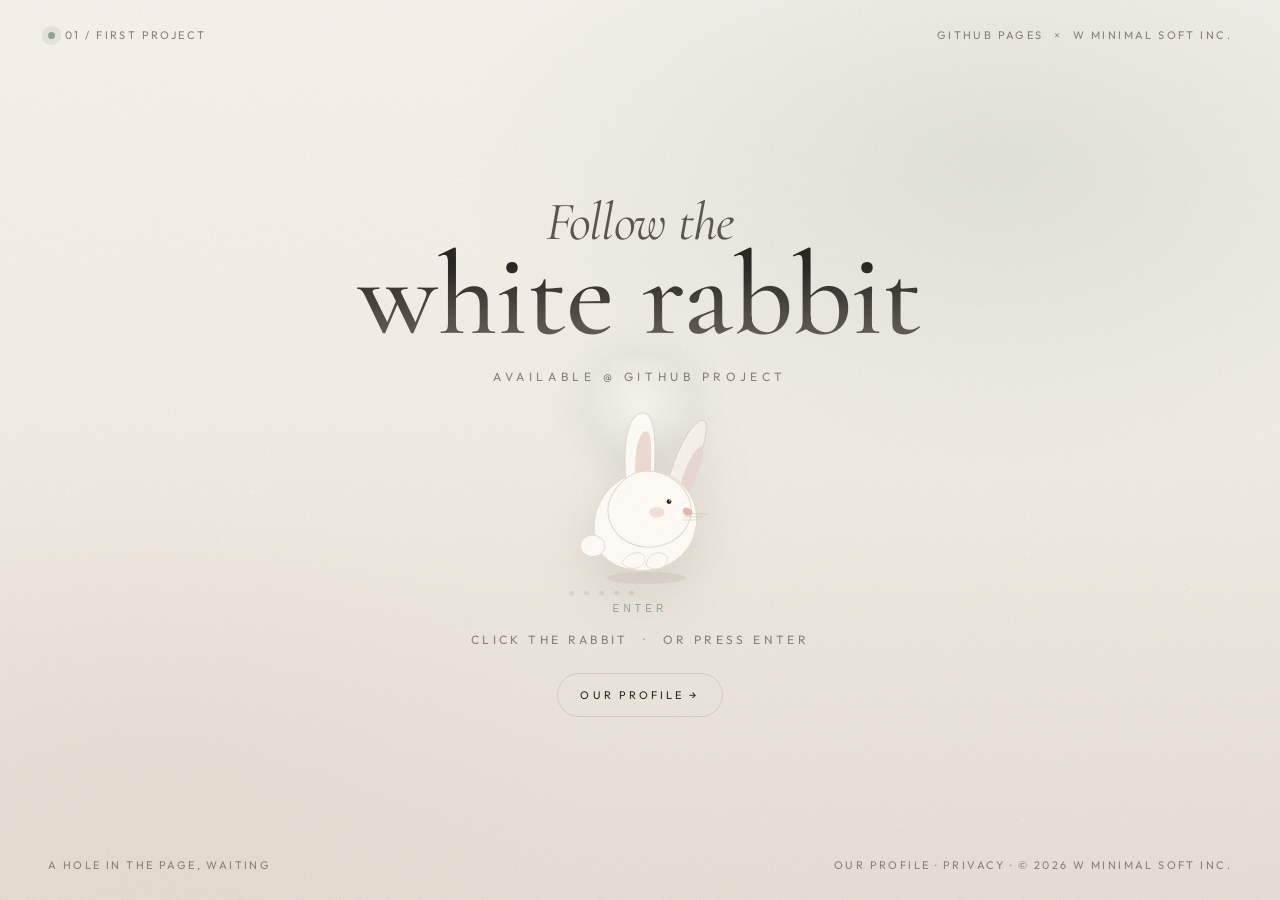
<file: index.html>
<!DOCTYPE html>
<html lang="en">
<head>
  <meta charset="UTF-8" />
  <meta name="viewport" content="width=device-width, initial-scale=1, viewport-fit=cover" />
  <meta name="theme-color" content="#f3efe8" />
  <meta name="description" content="Follow the white rabbit — a first GitHub Pages project by w minimal soft inc." />
  <title>Follow the white rabbit</title>
  <link rel="icon" href="favicon.svg" type="image/svg+xml" />
  <link rel="preconnect" href="https://fonts.googleapis.com" />
  <link rel="preconnect" href="https://fonts.gstatic.com" crossorigin />
  <link href="https://fonts.googleapis.com/css2?family=Cormorant+Garamond:ital,wght@0,400;0,500;0,600;1,400;1,500&family=Outfit:wght@300;400;500&display=swap" rel="stylesheet" />
  <link rel="stylesheet" href="styles.css" />
</head>
<body>
  <div class="grain" aria-hidden="true"></div>
  <div class="wash" aria-hidden="true"></div>
  <canvas id="motes" aria-hidden="true"></canvas>
  <div class="cursor-glow" id="glow" aria-hidden="true"></div>

  <header class="top">
    <p class="mark">
      <span class="dot"></span>
      <span>01 / first project</span>
    </p>
    <p class="credit">GitHub Pages <em>×</em> w minimal soft inc.</p>
  </header>

  <main class="stage" id="stage">
    <section class="surface" id="surface" aria-label="Invitation">
      <h1>
        <span class="line quiet">Follow the</span>
        <span class="line loud">white rabbit</span>
      </h1>
      <p class="kicker">available @ github project</p>

      <button class="rabbit-btn" id="rabbit" type="button" aria-label="Follow the white rabbit">
        <span class="paw-trail" aria-hidden="true">
          <i></i><i></i><i></i><i></i><i></i>
        </span>
        <svg class="rabbit" viewBox="0 0 220 240" fill="none" xmlns="http://www.w3.org/2000/svg" aria-hidden="true">
          <ellipse class="shadow" cx="118" cy="218" rx="52" ry="8" fill="#c9c0b3" opacity="0.35" />
          <path class="ear ear-back" d="M148 86c18-58 38-78 46-74 8 4-2 48-22 86-8 16-22 28-36 24 4-12 8-24 12-36z" fill="#f7f3ec" stroke="#d9d1c4" stroke-width="1.2" />
          <path class="inner inner-back" d="M164 92c10-32 22-48 28-46 3 2-2 28-14 52-4 8-10 12-16 10 1-5 2-10 2-16z" fill="#ead9d2" />
          <path class="body" d="M52 168c-8-36 10-72 48-86 22-8 48-4 66 14 16 16 22 40 16 62-8 32-38 52-74 50-34-2-52-18-56-40z" fill="#fffdf8" stroke="#e4ddd2" stroke-width="1.4" />
          <path class="ear ear-front" d="M92 92c-6-62 6-90 22-90 14 0 18 28 14 86-2 22-8 40-22 48-8-12-12-26-14-44z" fill="#fffdf8" stroke="#e4ddd2" stroke-width="1.4" />
          <path class="inner inner-front" d="M104 88c-2-42 6-62 14-62 6 0 8 18 6 54-1 16-4 28-10 34-4-8-8-16-10-26z" fill="#f0dcd4" />
          <path class="head" d="M118 78c28 0 52 18 58 42 4 18-4 38-24 50-22 12-50 10-68-6-16-14-20-36-12-52 10-20 28-34 46-34z" fill="#fffdf8" stroke="#e4ddd2" stroke-width="1.4" />
          <ellipse class="cheek" cx="132" cy="132" rx="10" ry="7" fill="#f3d8d0" opacity="0.7" />
          <circle class="eye" cx="148" cy="118" r="3.2" fill="#2b2926" />
          <circle cx="149.2" cy="116.8" r="1" fill="#fff" />
          <path class="nose" d="M176 128c4 2 4 6 0 8-6 2-10-2-10-6s4-6 10-2z" fill="#e8b8ae" />
          <path class="whisker" d="M170 134h28M168 138h24M166 142h20" stroke="#cfc6b8" stroke-width="0.8" stroke-linecap="round" />
          <ellipse class="tail" cx="48" cy="176" rx="16" ry="14" fill="#fffdf8" stroke="#e4ddd2" stroke-width="1.2" />
          <path class="paw" d="M86 198c6 8 18 10 26 4 6-4 6-12 0-16-8-4-20 2-26 12z" fill="#fffdf8" stroke="#e4ddd2" stroke-width="1.1" />
          <path class="paw" d="M118 202c8 6 20 6 26-2 4-6 2-12-4-14-10-4-22 4-22 16z" fill="#fffdf8" stroke="#e4ddd2" stroke-width="1.1" />
        </svg>
        <span class="enter">enter</span>
      </button>
      <p class="hint">click the rabbit <span>·</span> or press enter</p>
      <p style="margin-top: 26px;">
        <a class="back" href="profile.html" style="text-decoration: none; display: inline-block; margin-top: 0;">Our Profile &rarr;</a>
      </p>
    </section>

    <section class="hole" id="hole" hidden inert aria-label="Inside the rabbit hole">
      <p class="kicker">curiouser and curiouser</p>
      <h2>You followed.</h2>
      <p class="letter">
        A first page, made quietly.<br />
        Soft paper. One rabbit. A hole that goes somewhere.
      </p>
      <p class="watch" id="watch">it’s later than you think</p>
      <div style="display: flex; gap: 14px; justify-content: center; flex-wrap: wrap; margin-top: 40px;">
        <a class="back" href="profile.html" style="text-decoration: none; margin-top: 0;">Our Profile &rarr;</a>
        <button class="back" id="back" type="button" style="margin-top: 0;">return to the meadow</button>
      </div>
    </section>
  </main>

  <footer class="floor">
    <span class="out">a hole in the page, waiting</span>
    <span class="in">down the hole</span>
    <span><a class="policy-link" href="profile.html">Our Profile</a> · <a class="policy-link" href="privacy.html">privacy</a><span class="copy"> · © 2026 w minimal soft inc.</span></span>
  </footer>

  <div class="iris" id="iris" aria-hidden="true"></div>
  <script src="script.js"></script>
</body>
</html>
</file>
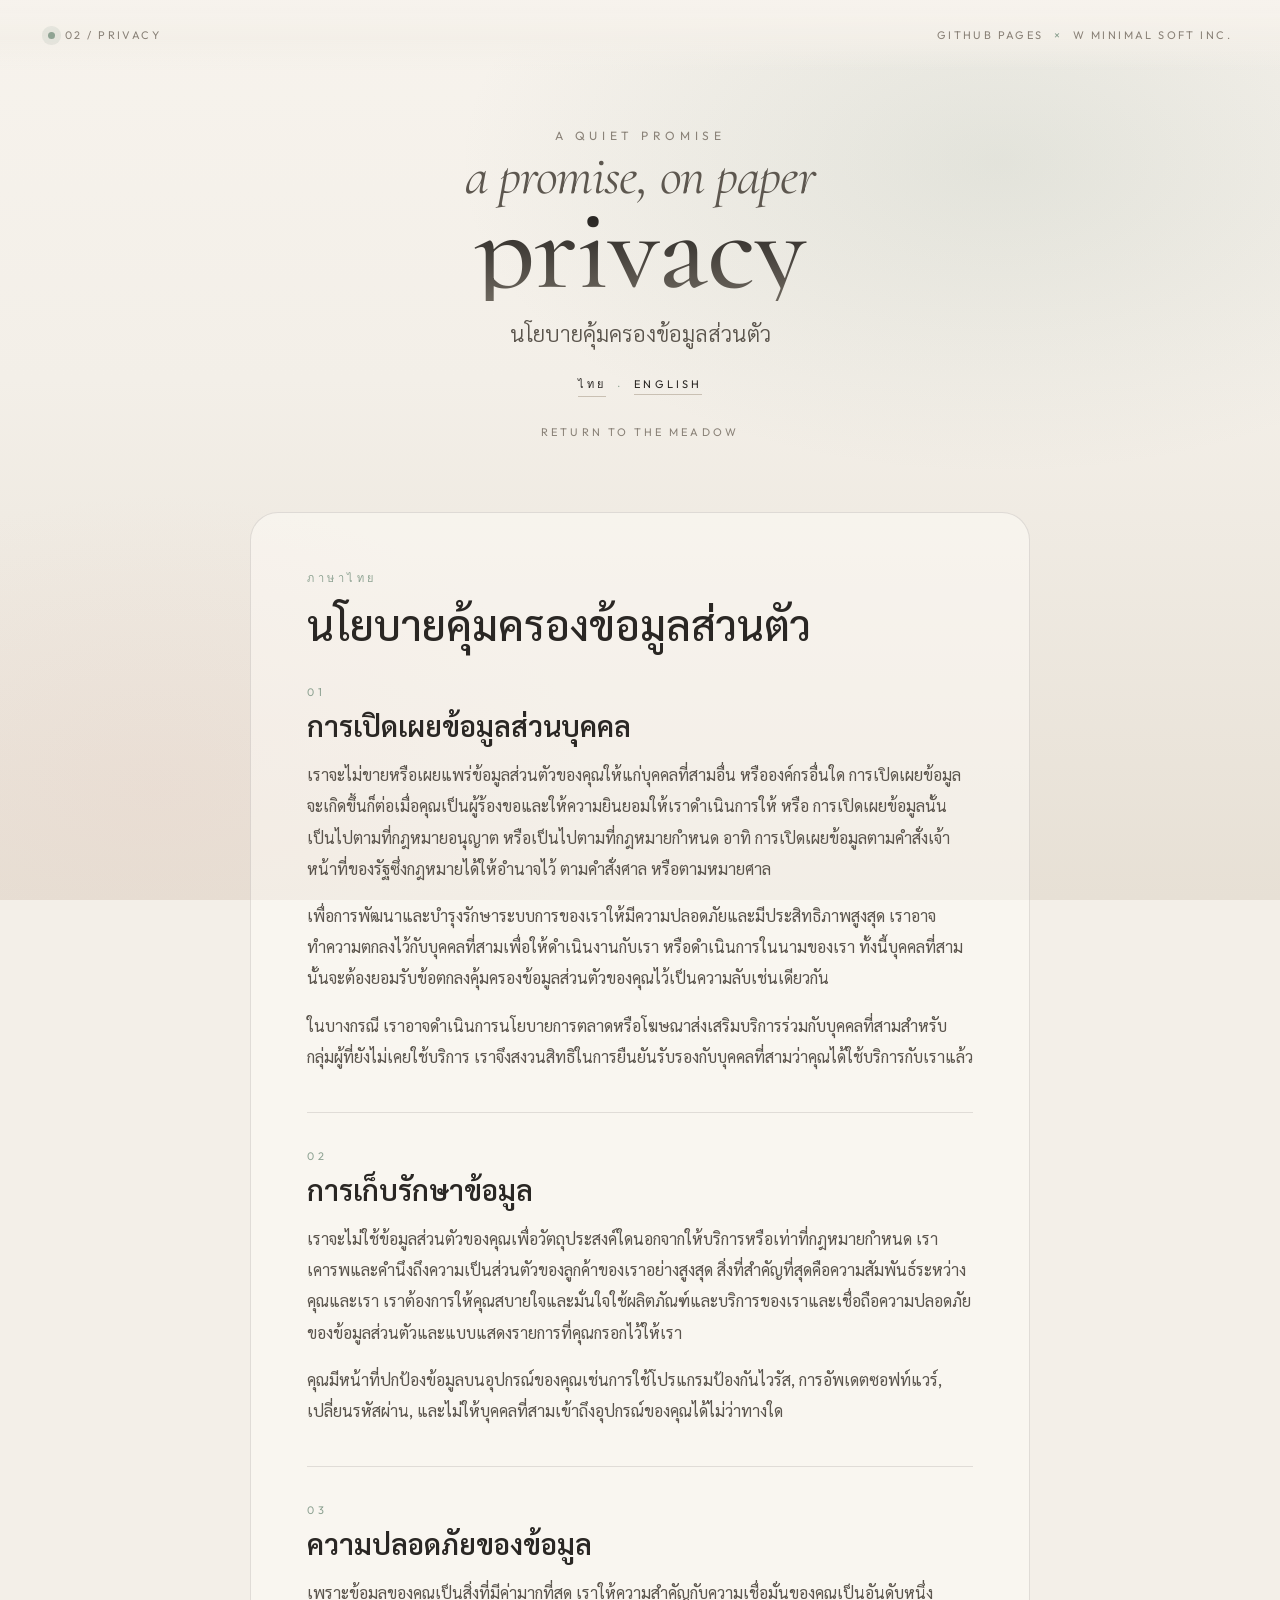
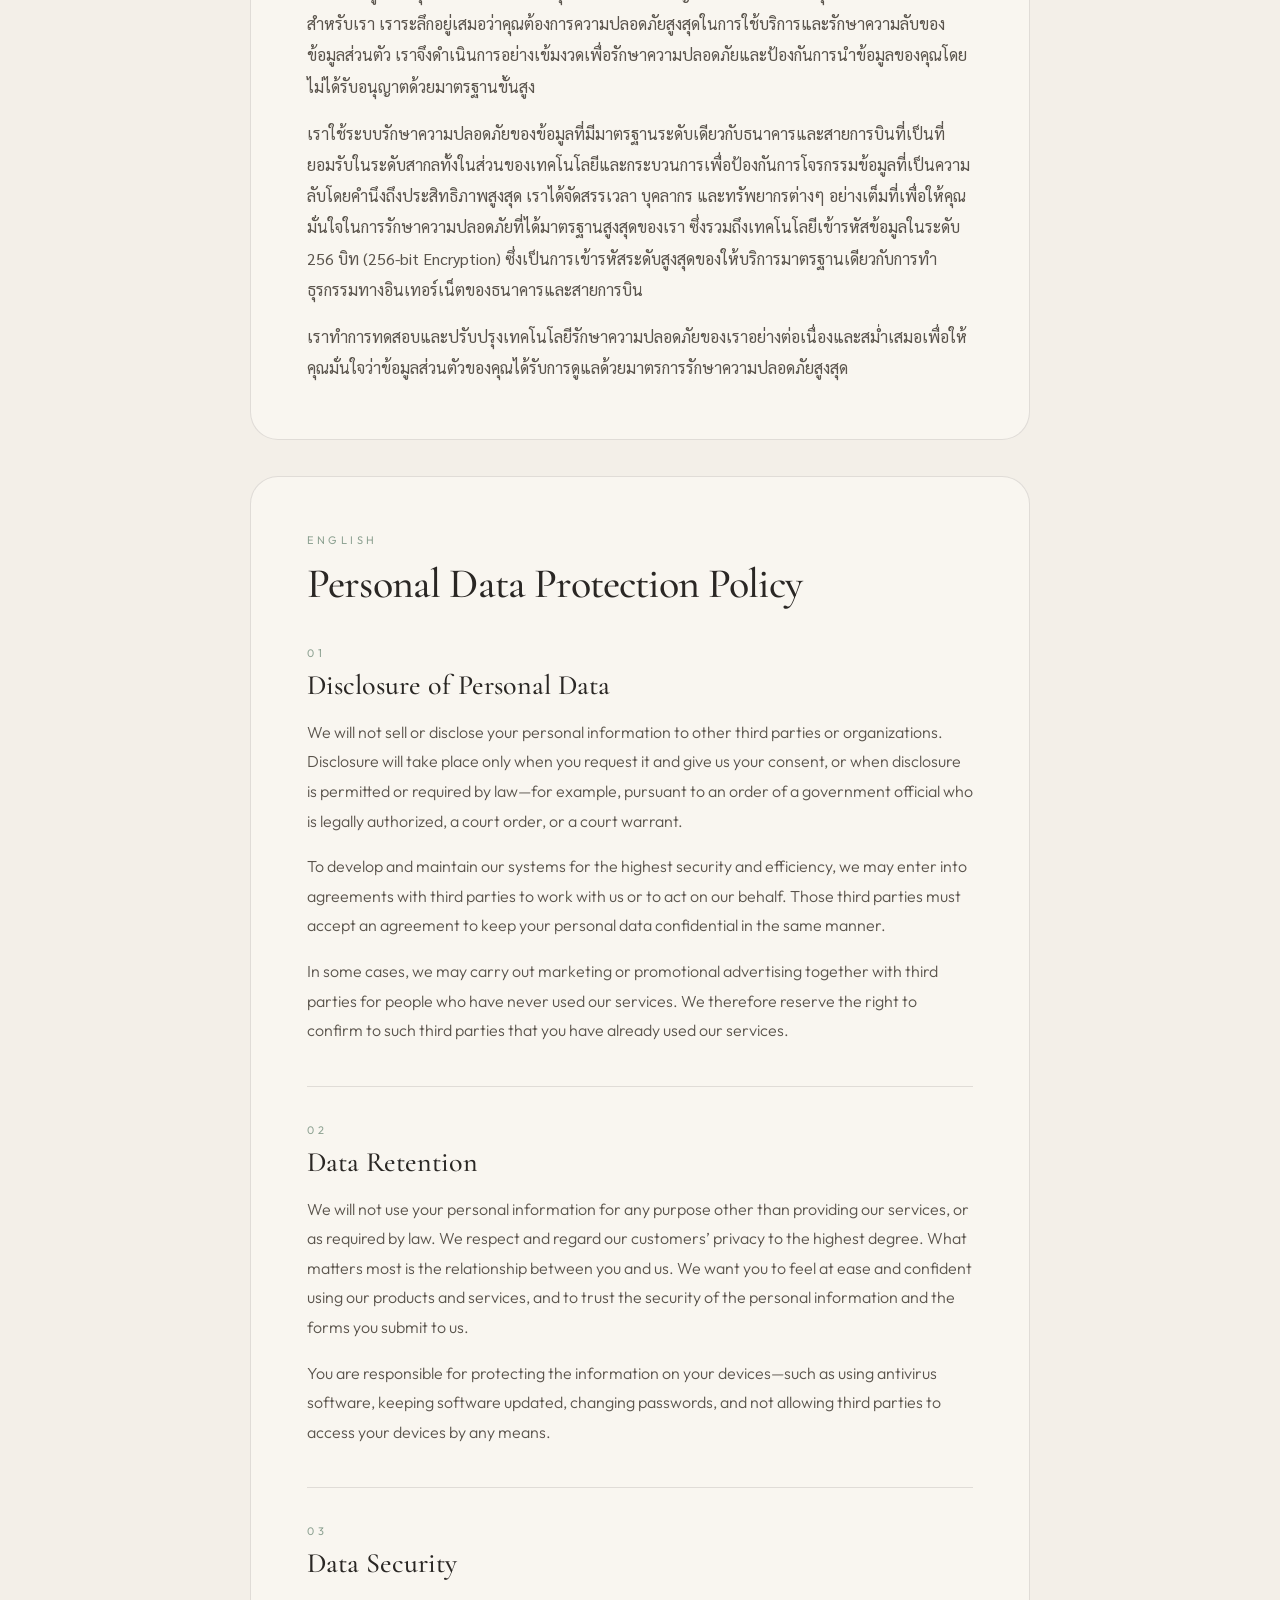
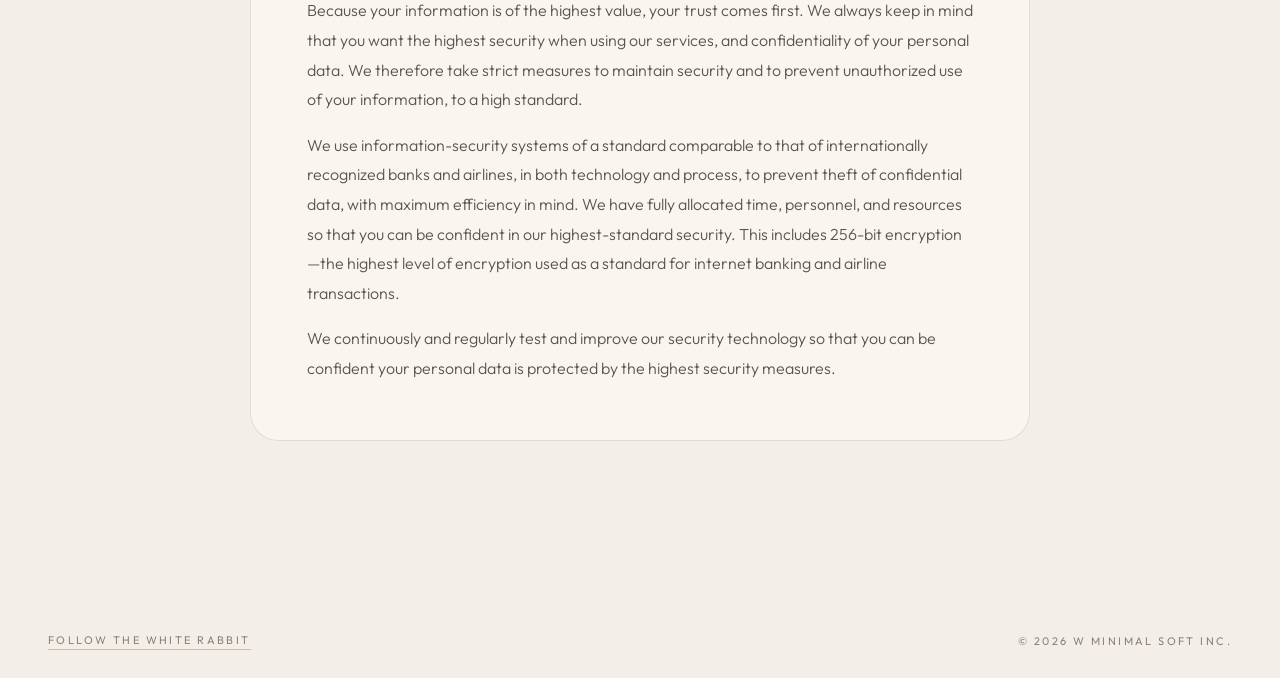
<file: privacy.html>
<!DOCTYPE html>
<html lang="th">
<head>
  <meta charset="UTF-8" />
  <meta name="viewport" content="width=device-width, initial-scale=1, viewport-fit=cover" />
  <meta name="theme-color" content="#f3efe8" />
  <meta name="description" content="นโยบายคุ้มครองข้อมูลส่วนตัว — Privacy Policy by w minimal soft inc." />
  <title>นโยบายคุ้มครองข้อมูลส่วนตัว · Privacy Policy</title>
  <link rel="icon" href="favicon.svg" type="image/svg+xml" />
  <link rel="preconnect" href="https://fonts.googleapis.com" />
  <link rel="preconnect" href="https://fonts.gstatic.com" crossorigin />
  <link href="https://fonts.googleapis.com/css2?family=Cormorant+Garamond:ital,wght@0,400;0,500;1,400;1,500&family=Outfit:wght@300;400;500&family=Sarabun:wght@300;400;500;600&display=swap" rel="stylesheet" />
  <link rel="stylesheet" href="styles.css?v=2" />
  <style>
    body.doc {
      overflow: auto !important;
      height: auto !important;
      cursor: auto !important;
    }
    body.doc .wash,
    body.doc .grain {
      z-index: -1 !important;
    }
    .policy {
      position: relative;
      z-index: 1;
      width: min(780px, calc(100% - 40px));
      margin: 0 auto;
      padding: 128px 0 120px;
      color: #2a2724;
    }
  </style>
</head>
<body class="doc">
  <div class="grain" aria-hidden="true"></div>
  <div class="wash" aria-hidden="true"></div>

  <header class="top">
    <p class="mark">
      <span class="dot"></span>
      <span>02 / privacy</span>
    </p>
    <p class="credit">GitHub Pages <em>×</em> w minimal soft inc.</p>
  </header>

  <main class="policy">
    <header class="policy-hero">
      <p class="kicker">a quiet promise</p>
      <h1>
        <span class="line quiet">a promise, on paper</span>
        <span class="line loud">privacy</span>
      </h1>
      <p class="policy-lead">นโยบายคุ้มครองข้อมูลส่วนตัว</p>
      <nav class="lang-nav" aria-label="Language">
        <a href="#th">ไทย</a>
        <span aria-hidden="true">·</span>
        <a href="#en">English</a>
      </nav>
      <a class="back-meadow" href="./">return to the meadow</a>
    </header>

    <article id="th" class="policy-block" lang="th">
      <p class="policy-lang">ภาษาไทย</p>
      <h2>นโยบายคุ้มครองข้อมูลส่วนตัว</h2>

      <section>
        <p class="num">01</p>
        <h3>การเปิดเผยข้อมูลส่วนบุคคล</h3>
        <p>เราจะไม่ขายหรือเผยแพร่ข้อมูลส่วนตัวของคุณให้แก่บุคคลที่สามอื่น หรือองค์กรอื่นใด การเปิดเผยข้อมูลจะเกิดขึ้นก็ต่อเมื่อคุณเป็นผู้ร้องขอและให้ความยินยอมให้เราดำเนินการให้ หรือ การเปิดเผยข้อมูลนั้นเป็นไปตามที่กฎหมายอนุญาต หรือเป็นไปตามที่กฎหมายกำหนด อาทิ การเปิดเผยข้อมูลตามคำสั่งเจ้าหน้าที่ของรัฐซึ่งกฎหมายได้ให้อำนาจไว้ ตามคำสั่งศาล หรือตามหมายศาล</p>
        <p>เพื่อการพัฒนาและบำรุงรักษาระบบการของเราให้มีความปลอดภัยและมีประสิทธิภาพสูงสุด เราอาจทำความตกลงไว้กับบุคคลที่สามเพื่อให้ดำเนินงานกับเรา หรือดำเนินการในนามของเรา ทั้งนี้บุคคลที่สามนั้นจะต้องยอมรับข้อตกลงคุ้มครองข้อมูลส่วนตัวของคุณไว้เป็นความลับเช่นเดียวกัน</p>
        <p>ในบางกรณี เราอาจดำเนินการนโยบายการตลาดหรือโฆษณาส่งเสริมบริการร่วมกับบุคคลที่สามสำหรับกลุ่มผู้ที่ยังไม่เคยใช้บริการ เราจึงสงวนสิทธิในการยืนยันรับรองกับบุคคลที่สามว่าคุณได้ใช้บริการกับเราแล้ว</p>
      </section>

      <section>
        <p class="num">02</p>
        <h3>การเก็บรักษาข้อมูล</h3>
        <p>เราจะไม่ใช้ข้อมูลส่วนตัวของคุณเพื่อวัตถุประสงค์ใดนอกจากให้บริการหรือเท่าที่กฎหมายกำหนด เราเคารพและคำนึงถึงความเป็นส่วนตัวของลูกค้าของเราอย่างสูงสุด สิ่งที่สำคัญที่สุดคือความสัมพันธ์ระหว่างคุณและเรา เราต้องการให้คุณสบายใจและมั่นใจใช้ผลิตภัณฑ์และบริการของเราและเชื่อถือความปลอดภัยของข้อมูลส่วนตัวและแบบแสดงรายการที่คุณกรอกไว้ให้เรา</p>
        <p>คุณมีหน้าที่ปกป้องข้อมูลบนอุปกรณ์ของคุณเช่นการใช้โปรแกรมป้องกันไวรัส, การอัพเดตซอฟท์แวร์, เปลี่ยนรหัสผ่าน, และไม่ให้บุคคลที่สามเข้าถึงอุปกรณ์ของคุณได้ไม่ว่าทางใด</p>
      </section>

      <section>
        <p class="num">03</p>
        <h3>ความปลอดภัยของข้อมูล</h3>
        <p>เพราะข้อมูลของคุณเป็นสิ่งที่มีค่ามากที่สุด เราให้ความสำคัญกับความเชื่อมั่นของคุณเป็นอันดับหนึ่งสำหรับเรา เราระลึกอยู่เสมอว่าคุณต้องการความปลอดภัยสูงสุดในการใช้บริการและรักษาความลับของข้อมูลส่วนตัว เราจึงดำเนินการอย่างเข้มงวดเพื่อรักษาความปลอดภัยและป้องกันการนำข้อมูลของคุณโดยไม่ได้รับอนุญาตด้วยมาตรฐานขั้นสูง</p>
        <p>เราใช้ระบบรักษาความปลอดภัยของข้อมูลที่มีมาตรฐานระดับเดียวกับธนาคารและสายการบินที่เป็นที่ยอมรับในระดับสากลทั้งในส่วนของเทคโนโลยีและกระบวนการเพื่อป้องกันการโจรกรรมข้อมูลที่เป็นความลับโดยคำนึงถึงประสิทธิภาพสูงสุด เราได้จัดสรรเวลา บุคลากร และทรัพยากรต่างๆ อย่างเต็มที่เพื่อให้คุณมั่นใจในการรักษาความปลอดภัยที่ได้มาตรฐานสูงสุดของเรา ซึ่งรวมถึงเทคโนโลยีเข้ารหัสข้อมูลในระดับ 256 บิท (256-bit Encryption) ซึ่งเป็นการเข้ารหัสระดับสูงสุดของให้บริการมาตรฐานเดียวกับการทำธุรกรรมทางอินเทอร์เน็ตของธนาคารและสายการบิน</p>
        <p>เราทำการทดสอบและปรับปรุงเทคโนโลยีรักษาความปลอดภัยของเราอย่างต่อเนื่องและสม่ำเสมอเพื่อให้คุณมั่นใจว่าข้อมูลส่วนตัวของคุณได้รับการดูแลด้วยมาตรการรักษาความปลอดภัยสูงสุด</p>
      </section>
    </article>

    <article id="en" class="policy-block" lang="en">
      <p class="policy-lang">English</p>
      <h2>Personal Data Protection Policy</h2>

      <section>
        <p class="num">01</p>
        <h3>Disclosure of Personal Data</h3>
        <p>We will not sell or disclose your personal information to other third parties or organizations. Disclosure will take place only when you request it and give us your consent, or when disclosure is permitted or required by law—for example, pursuant to an order of a government official who is legally authorized, a court order, or a court warrant.</p>
        <p>To develop and maintain our systems for the highest security and efficiency, we may enter into agreements with third parties to work with us or to act on our behalf. Those third parties must accept an agreement to keep your personal data confidential in the same manner.</p>
        <p>In some cases, we may carry out marketing or promotional advertising together with third parties for people who have never used our services. We therefore reserve the right to confirm to such third parties that you have already used our services.</p>
      </section>

      <section>
        <p class="num">02</p>
        <h3>Data Retention</h3>
        <p>We will not use your personal information for any purpose other than providing our services, or as required by law. We respect and regard our customers’ privacy to the highest degree. What matters most is the relationship between you and us. We want you to feel at ease and confident using our products and services, and to trust the security of the personal information and the forms you submit to us.</p>
        <p>You are responsible for protecting the information on your devices—such as using antivirus software, keeping software updated, changing passwords, and not allowing third parties to access your devices by any means.</p>
      </section>

      <section>
        <p class="num">03</p>
        <h3>Data Security</h3>
        <p>Because your information is of the highest value, your trust comes first. We always keep in mind that you want the highest security when using our services, and confidentiality of your personal data. We therefore take strict measures to maintain security and to prevent unauthorized use of your information, to a high standard.</p>
        <p>We use information-security systems of a standard comparable to that of internationally recognized banks and airlines, in both technology and process, to prevent theft of confidential data, with maximum efficiency in mind. We have fully allocated time, personnel, and resources so that you can be confident in our highest-standard security. This includes 256-bit encryption—the highest level of encryption used as a standard for internet banking and airline transactions.</p>
        <p>We continuously and regularly test and improve our security technology so that you can be confident your personal data is protected by the highest security measures.</p>
      </section>
    </article>
  </main>

  <footer class="floor policy-floor">
    <a href="./">follow the white rabbit</a>
    <span class="copy">© 2026 w minimal soft inc.</span>
  </footer>
</body>
</html>
</file>
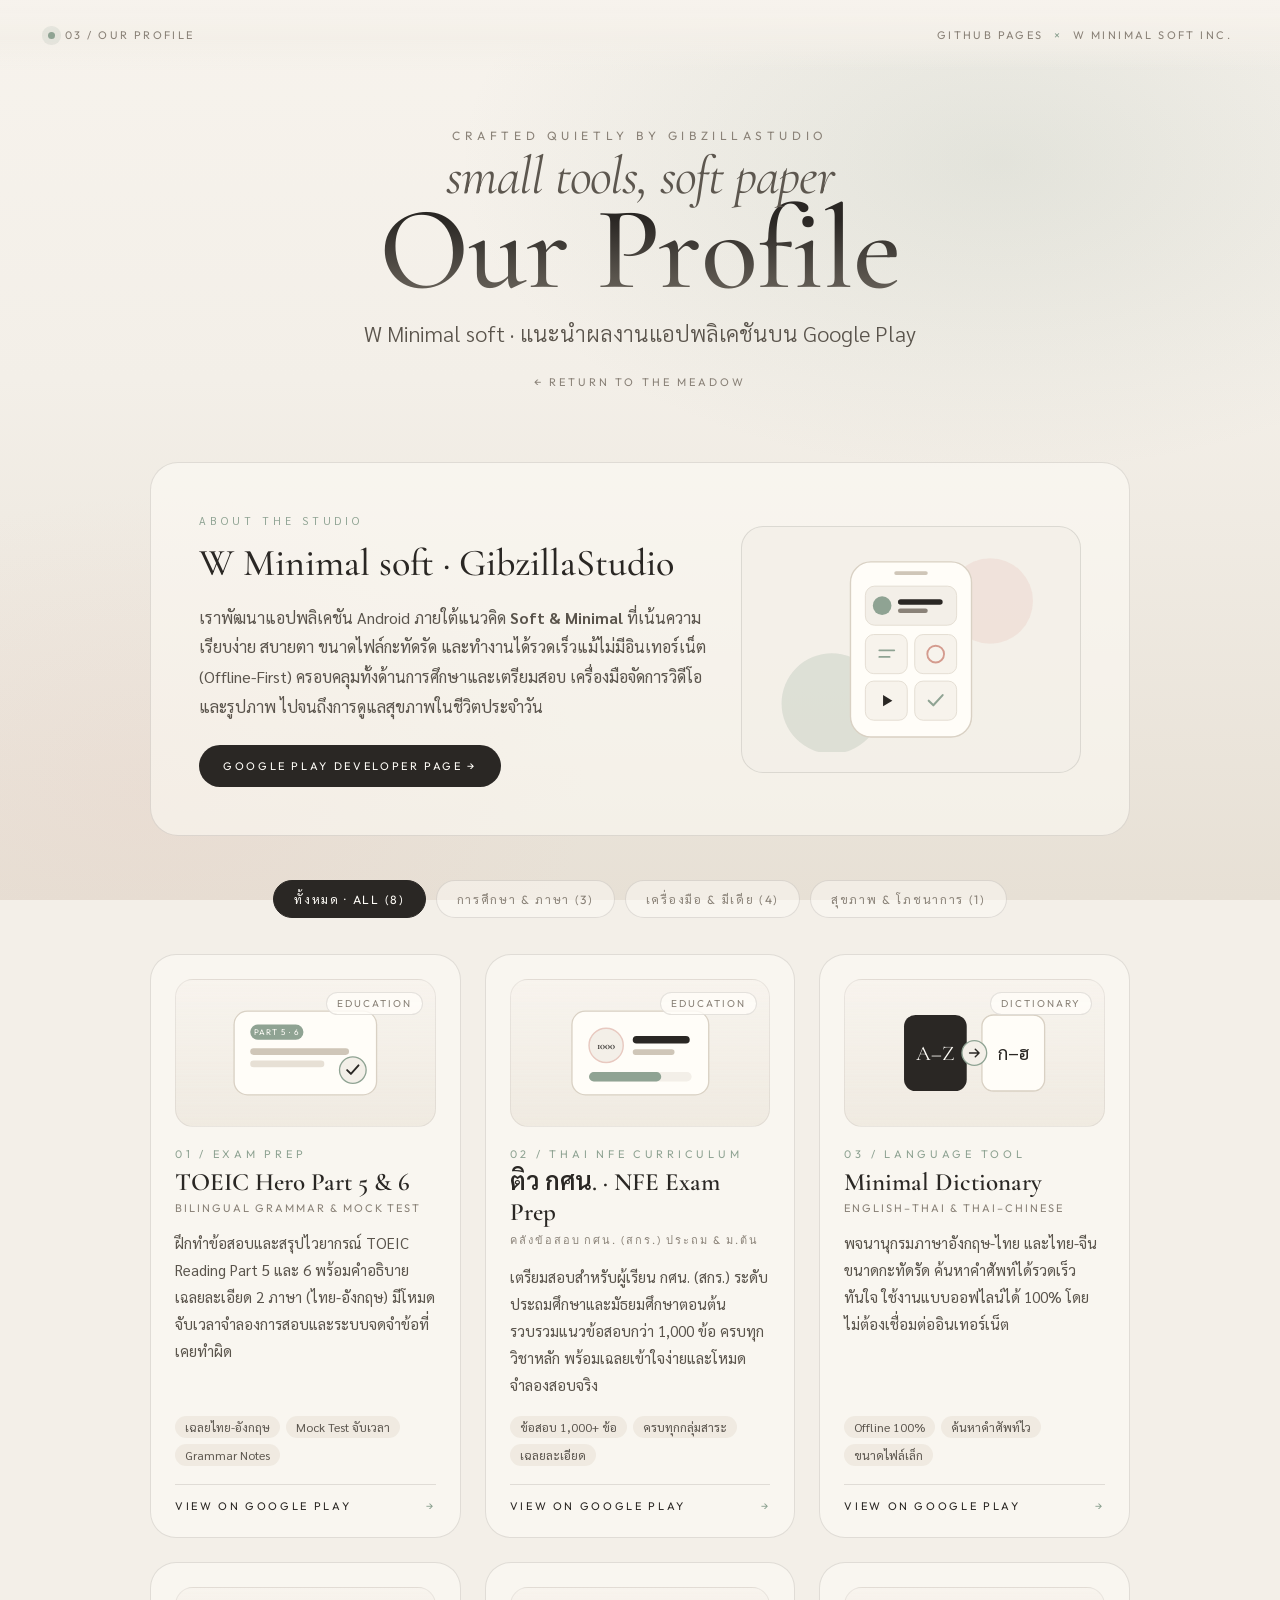
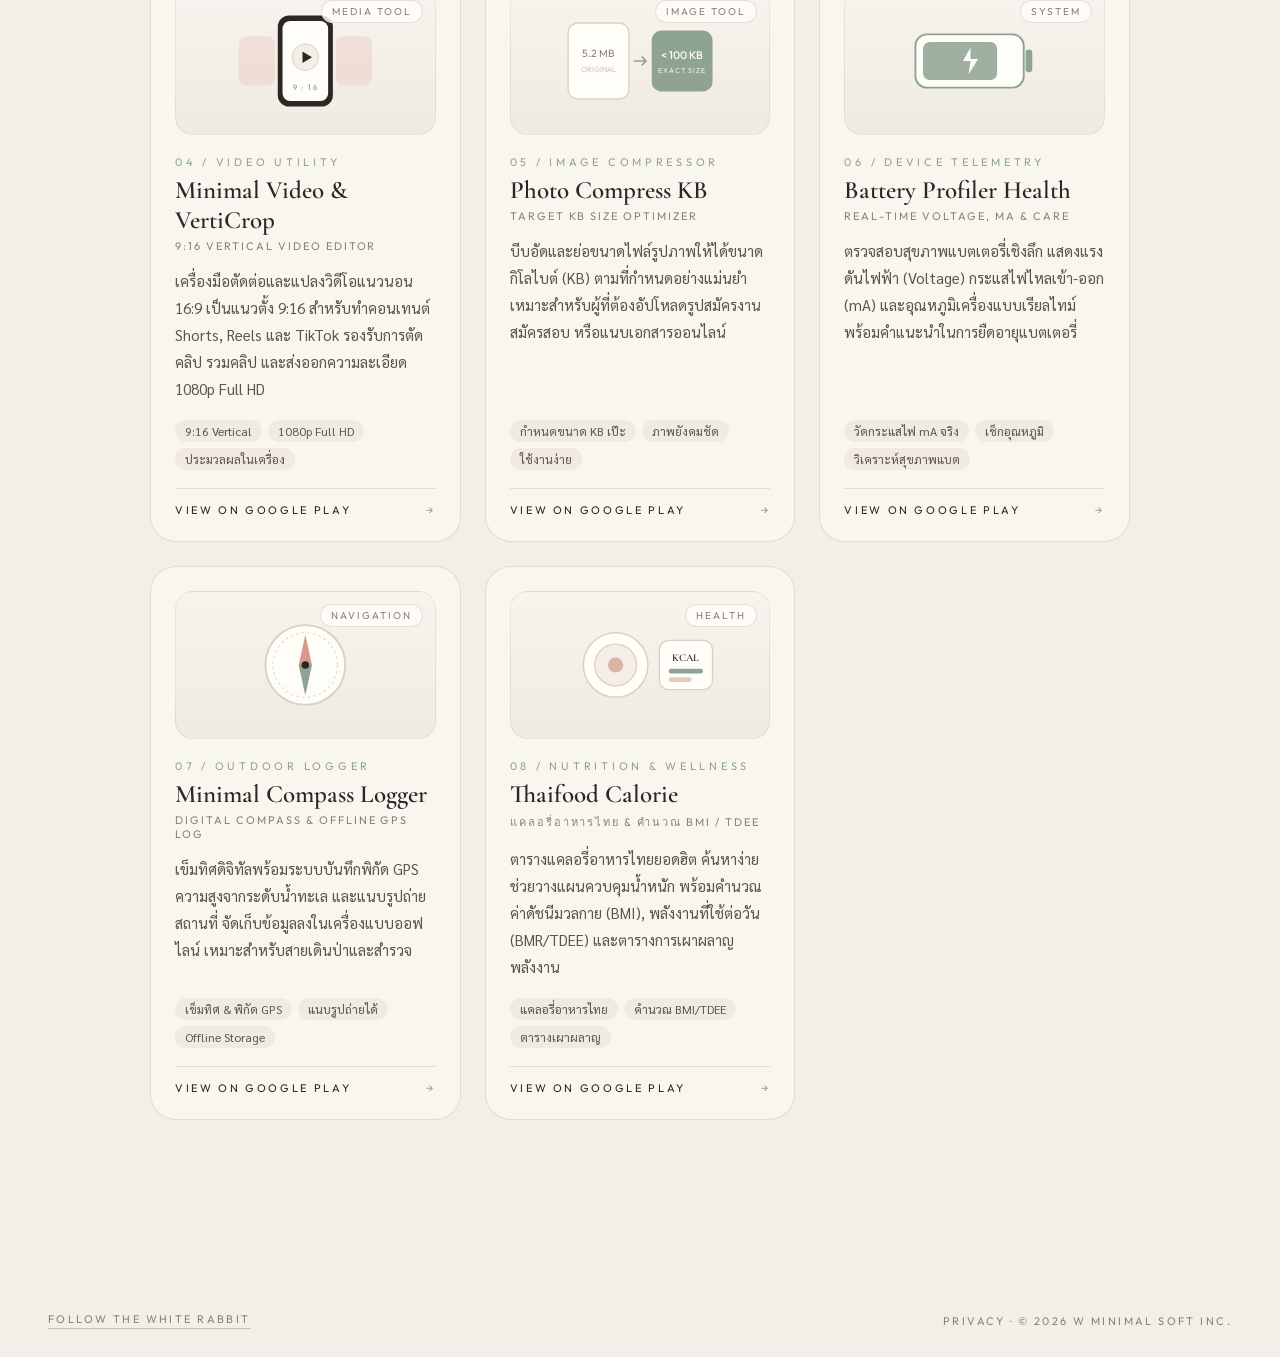
<file: profile.html>
<!DOCTYPE html>
<html lang="th">
<head>
  <meta charset="UTF-8" />
  <meta name="viewport" content="width=device-width, initial-scale=1, viewport-fit=cover" />
  <meta name="theme-color" content="#f3efe8" />
  <meta name="description" content="Our Profile — แนะนำผลงานแอปพลิเคชัน Android โดย W Minimal soft (GibzillaStudio) บน Google Play Store" />
  <title>Our Profile · W Minimal soft</title>
  <link rel="icon" href="favicon.svg" type="image/svg+xml" />
  <link rel="preconnect" href="https://fonts.googleapis.com" />
  <link rel="preconnect" href="https://fonts.gstatic.com" crossorigin />
  <link href="https://fonts.googleapis.com/css2?family=Cormorant+Garamond:ital,wght@0,400;0,500;0,600;1,400;1,500&family=Outfit:wght@300;400;500&family=Sarabun:wght@300;400;500;600&display=swap" rel="stylesheet" />
  <link rel="stylesheet" href="styles.css?v=2" />
  <style>
    body.doc {
      overflow: auto !important;
      height: auto !important;
      cursor: auto !important;
    }
    body.doc .wash,
    body.doc .grain {
      z-index: -1 !important;
    }
    .profile-wrap {
      position: relative;
      z-index: 1;
      width: min(980px, calc(100% - 40px));
      margin: 0 auto;
      padding: 128px 0 100px;
      color: var(--ink);
    }

    /* Intro / Studio Card */
    .studio-intro {
      background: rgba(255, 253, 248, 0.52);
      border: 1px solid var(--line);
      border-radius: 28px;
      padding: clamp(28px, 4.5vw, 48px);
      margin-bottom: 44px;
      display: grid;
      grid-template-columns: 1.2fr 0.8fr;
      gap: 32px;
      align-items: center;
    }
    .studio-text .num {
      font-size: 11px;
      letter-spacing: 0.36em;
      text-transform: uppercase;
      color: var(--sage);
      margin-bottom: 10px;
    }
    .studio-text h2 {
      font-family: "Cormorant Garamond", "Sarabun", Georgia, serif;
      font-size: clamp(26px, 4vw, 38px);
      font-weight: 500;
      line-height: 1.2;
      margin-bottom: 16px;
      color: var(--ink);
    }
    .studio-text p {
      font-family: "Sarabun", "Outfit", sans-serif;
      font-size: 16px;
      line-height: 1.85;
      color: #5a544c;
      margin-bottom: 24px;
    }
    .studio-actions {
      display: flex;
      flex-wrap: wrap;
      gap: 12px;
      align-items: center;
    }
    .btn-paper {
      display: inline-flex;
      align-items: center;
      gap: 10px;
      background: var(--ink);
      color: var(--rabbit);
      text-decoration: none;
      font-size: 11px;
      letter-spacing: 0.24em;
      text-transform: uppercase;
      padding: 14px 24px;
      border-radius: 999px;
      transition: transform 0.3s var(--ease), background 0.3s ease;
    }
    .btn-paper:hover {
      background: #433e39;
      transform: translateY(-2px);
    }
    .studio-art {
      background: rgba(243, 239, 232, 0.7);
      border: 1px solid var(--line);
      border-radius: 22px;
      padding: 20px;
    }
    .studio-art svg {
      width: 100%;
      height: auto;
      display: block;
    }

    /* Filter Navigation */
    .filter-bar {
      display: flex;
      flex-wrap: wrap;
      justify-content: center;
      gap: 10px;
      margin-bottom: 36px;
    }
    .filter-pill {
      background: rgba(255, 253, 248, 0.45);
      border: 1px solid var(--line);
      color: var(--mute);
      font-family: "Outfit", "Sarabun", sans-serif;
      font-size: 12px;
      letter-spacing: 0.14em;
      text-transform: uppercase;
      padding: 10px 20px;
      border-radius: 999px;
      cursor: pointer;
      transition: all 0.25s ease;
    }
    .filter-pill:hover {
      color: var(--ink);
      border-color: #c9c0b3;
      background: rgba(255, 253, 248, 0.8);
    }
    .filter-pill.active {
      background: var(--ink);
      color: var(--rabbit);
      border-color: var(--ink);
    }

    /* App Cards Grid */
    .catalog-grid {
      display: grid;
      grid-template-columns: repeat(auto-fill, minmax(295px, 1fr));
      gap: 24px;
      margin-bottom: 56px;
    }
    .app-card {
      background: rgba(255, 253, 248, 0.52);
      border: 1px solid var(--line);
      border-radius: 26px;
      padding: 24px;
      display: flex;
      flex-direction: column;
      transition: transform 0.35s var(--ease), background 0.35s ease, border-color 0.35s ease;
    }
    .app-card:hover {
      transform: translateY(-5px);
      background: rgba(255, 253, 248, 0.82);
      border-color: #c9c0b3;
    }
    .app-visual {
      height: 148px;
      border-radius: 18px;
      background: linear-gradient(180deg, rgba(247, 243, 237, 0.9), rgba(231, 224, 213, 0.55));
      border: 1px solid rgba(42, 39, 36, 0.07);
      display: flex;
      align-items: center;
      justify-content: center;
      padding: 16px;
      margin-bottom: 20px;
      position: relative;
      overflow: hidden;
    }
    .app-visual svg {
      width: 100%;
      height: 100%;
      max-height: 118px;
      transition: transform 0.45s var(--ease);
    }
    .app-card:hover .app-visual svg {
      transform: scale(1.04);
    }
    .app-tag-top {
      position: absolute;
      top: 12px;
      right: 12px;
      font-size: 10px;
      letter-spacing: 0.2em;
      text-transform: uppercase;
      color: var(--mute);
      background: rgba(255, 253, 248, 0.85);
      border: 1px solid var(--line);
      padding: 4px 10px;
      border-radius: 999px;
    }
    .app-num {
      font-size: 11px;
      letter-spacing: 0.34em;
      color: var(--sage);
      margin-bottom: 6px;
    }
    .app-card h3 {
      font-family: "Cormorant Garamond", "Sarabun", Georgia, serif;
      font-size: 25px;
      font-weight: 600;
      line-height: 1.2;
      color: var(--ink);
      margin-bottom: 4px;
    }
    .app-sub {
      font-size: 11px;
      letter-spacing: 0.18em;
      text-transform: uppercase;
      color: var(--mute);
      margin-bottom: 14px;
    }
    .app-desc {
      font-family: "Sarabun", "Outfit", sans-serif;
      font-size: 15px;
      line-height: 1.8;
      color: #5a544c;
      flex: 1;
      margin-bottom: 18px;
    }
    .chip-row {
      display: flex;
      flex-wrap: wrap;
      gap: 6px;
      margin-bottom: 18px;
    }
    .chip {
      font-family: "Sarabun", "Outfit", sans-serif;
      font-size: 12px;
      color: #5a544c;
      background: rgba(231, 224, 213, 0.55);
      padding: 3px 10px;
      border-radius: 999px;
    }
    .app-link {
      padding-top: 14px;
      border-top: 1px solid var(--line);
      display: flex;
      justify-content: space-between;
      align-items: center;
      font-size: 11px;
      letter-spacing: 0.24em;
      text-transform: uppercase;
      color: var(--ink);
      text-decoration: none;
    }
    .app-link span {
      color: var(--sage);
      transition: transform 0.25s ease;
    }
    .app-link:hover span {
      transform: translateX(4px);
    }

    @media (max-width: 760px) {
      .studio-intro {
        grid-template-columns: 1fr;
        padding: 24px 20px;
      }
      .profile-wrap {
        padding-top: 104px;
      }
    }
  </style>
</head>
<body class="doc">
  <div class="grain" aria-hidden="true"></div>
  <div class="wash" aria-hidden="true"></div>

  <header class="top">
    <p class="mark">
      <span class="dot"></span>
      <span>03 / our profile</span>
    </p>
    <p class="credit">GitHub Pages <em>×</em> w minimal soft inc.</p>
  </header>

  <main class="profile-wrap">
    <!-- Hero Header matching privacy.html & index.html -->
    <header class="policy-hero">
      <p class="kicker">crafted quietly by GibzillaStudio</p>
      <h1>
        <span class="line quiet">small tools, soft paper</span>
        <span class="line loud">Our Profile</span>
      </h1>
      <p class="policy-lead">W Minimal soft · แนะนำผลงานแอปพลิเคชันบน Google Play</p>
      <a class="back-meadow" href="./">&larr; return to the meadow</a>
    </header>

    <!-- Studio Introduction Card -->
    <section class="studio-intro" aria-label="About W Minimal soft">
      <div class="studio-text">
        <p class="num">ABOUT THE STUDIO</p>
        <h2>W Minimal soft · GibzillaStudio</h2>
        <p>
          เราพัฒนาแอปพลิเคชัน Android ภายใต้แนวคิด <strong>Soft &amp; Minimal</strong> ที่เน้นความเรียบง่าย สบายตา ขนาดไฟล์กะทัดรัด และทำงานได้รวดเร็วแม้ไม่มีอินเทอร์เน็ต (Offline-First) ครอบคลุมทั้งด้านการศึกษาและเตรียมสอบ เครื่องมือจัดการวิดีโอและรูปภาพ ไปจนถึงการดูแลสุขภาพในชีวิตประจำวัน
        </p>
        <div class="studio-actions">
          <a class="btn-paper" href="https://play.google.com/store/apps/developer?id=W+Minimal+soft" target="_blank" rel="noopener">
            Google Play Developer Page &rarr;
          </a>
        </div>
      </div>

      <!-- Soft-paper style illustration matching index.html -->
      <div class="studio-art" aria-hidden="true">
        <svg viewBox="0 0 320 220" fill="none" xmlns="http://www.w3.org/2000/svg">
          <circle cx="245" cy="58" r="46" fill="#e8c9c0" opacity="0.35" />
          <circle cx="75" cy="168" r="54" fill="#8fa393" opacity="0.22" />
          <!-- Minimal Phone on Soft Paper -->
          <rect x="95" y="16" width="130" height="188" rx="22" fill="#fffdf8" stroke="#d9d1c4" stroke-width="1.5" />
          <rect x="142" y="26" width="36" height="4" rx="2" fill="#cfc6b8" />
          <!-- Header block inside phone -->
          <rect x="111" y="42" width="98" height="42" rx="10" fill="#f3efe8" stroke="#e4ddd2" />
          <circle cx="129" cy="63" r="10" fill="#8fa393" />
          <rect x="146" y="56" width="48" height="6" rx="3" fill="#2a2724" />
          <rect x="146" y="66" width="32" height="5" rx="2.5" fill="#8a8278" />
          <!-- 4 Minimal App Tiles -->
          <rect x="111" y="94" width="45" height="42" rx="9" fill="#f7f3ec" stroke="#e4ddd2" />
          <path d="M126 111h16M126 118h11" stroke="#8fa393" stroke-width="2" stroke-linecap="round" />
          <rect x="164" y="94" width="45" height="42" rx="9" fill="#f7f3ec" stroke="#e4ddd2" />
          <circle cx="186.5" cy="115" r="9" stroke="#d49b8e" stroke-width="2" />
          <rect x="111" y="144" width="45" height="42" rx="9" fill="#f7f3ec" stroke="#e4ddd2" />
          <polygon points="130,159 130,171 140,165" fill="#2a2724" />
          <rect x="164" y="144" width="45" height="42" rx="9" fill="#f7f3ec" stroke="#e4ddd2" />
          <path d="M179 165l5 5 10-11" stroke="#8fa393" stroke-width="2.2" stroke-linecap="round" stroke-linejoin="round" />
        </svg>
      </div>
    </section>

    <!-- Category Filter Pills -->
    <div class="filter-bar" role="tablist" aria-label="App categories">
      <button class="filter-pill active" data-filter="all">ทั้งหมด · All (8)</button>
      <button class="filter-pill" data-filter="education">การศึกษา &amp; ภาษา (3)</button>
      <button class="filter-pill" data-filter="utility">เครื่องมือ &amp; มีเดีย (4)</button>
      <button class="filter-pill" data-filter="lifestyle">สุขภาพ &amp; โภชนาการ (1)</button>
    </div>

    <!-- App Catalog Grid (8 Apps) -->
    <section class="catalog-grid" aria-label="Published Android applications">

      <!-- 01. TOEIC Hero Part 5 & 6 Grammar -->
      <article class="app-card" data-category="education">
        <div class="app-visual">
          <span class="app-tag-top">Education</span>
          <svg viewBox="0 0 220 120" fill="none">
            <rect x="35" y="16" width="150" height="88" rx="14" fill="#fffdf8" stroke="#d9d1c4" stroke-width="1.4"/>
            <rect x="52" y="30" width="56" height="16" rx="8" fill="#8fa393"/>
            <text x="80" y="41" text-anchor="middle" fill="#fffdf8" font-size="8.5" font-family="Outfit, sans-serif" letter-spacing="1">PART 5 · 6</text>
            <rect x="52" y="55" width="104" height="7" rx="3.5" fill="#cfc6b8"/>
            <rect x="52" y="68" width="78" height="7" rx="3.5" fill="#e7e0d5"/>
            <circle cx="160" cy="78" r="14" fill="#f3efe8" stroke="#8fa393" stroke-width="1.4"/>
            <path d="M154 78l4 4 8-9" stroke="#2a2724" stroke-width="2" stroke-linecap="round" stroke-linejoin="round"/>
          </svg>
        </div>
        <p class="app-num">01 / EXAM PREP</p>
        <h3>TOEIC Hero Part 5 &amp; 6</h3>
        <p class="app-sub">Bilingual Grammar &amp; Mock Test</p>
        <p class="app-desc">
          ฝึกทำข้อสอบและสรุปไวยากรณ์ TOEIC Reading Part 5 และ 6 พร้อมคำอธิบายเฉลยละเอียด 2 ภาษา (ไทย-อังกฤษ) มีโหมดจับเวลาจำลองการสอบและระบบจดจำข้อที่เคยทำผิด
        </p>
        <div class="chip-row">
          <span class="chip">เฉลยไทย-อังกฤษ</span>
          <span class="chip">Mock Test จับเวลา</span>
          <span class="chip">Grammar Notes</span>
        </div>
        <a class="app-link" href="https://play.google.com/store/apps/developer?id=W+Minimal+soft" target="_blank" rel="noopener">
          View on Google Play <span>&rarr;</span>
        </a>
      </article>

      <!-- 02. NFE Exam Prep / ติว กศน. -->
      <article class="app-card" data-category="education">
        <div class="app-visual">
          <span class="app-tag-top">Education</span>
          <svg viewBox="0 0 220 120" fill="none">
            <rect x="38" y="16" width="144" height="88" rx="14" fill="#fffdf8" stroke="#d9d1c4" stroke-width="1.4"/>
            <circle cx="74" cy="52" r="18" fill="#f3efe8" stroke="#e8c9c0" stroke-width="1.5"/>
            <text x="74" y="56" text-anchor="middle" fill="#2a2724" font-size="11" font-family="Cormorant Garamond, serif" font-weight="600">1000</text>
            <rect x="102" y="42" width="60" height="8" rx="4" fill="#2a2724"/>
            <rect x="102" y="56" width="44" height="6" rx="3" fill="#cfc6b8"/>
            <rect x="56" y="80" width="108" height="10" rx="5" fill="#f3efe8"/>
            <rect x="56" y="80" width="76" height="10" rx="5" fill="#8fa393"/>
          </svg>
        </div>
        <p class="app-num">02 / THAI NFE CURRICULUM</p>
        <h3>ติว กศน. · NFE Exam Prep</h3>
        <p class="app-sub">คลังข้อสอบ กศน. (สกร.) ประถม &amp; ม.ต้น</p>
        <p class="app-desc">
          เตรียมสอบสำหรับผู้เรียน กศน. (สกร.) ระดับประถมศึกษาและมัธยมศึกษาตอนต้น รวบรวมแนวข้อสอบกว่า 1,000 ข้อ ครบทุกวิชาหลัก พร้อมเฉลยเข้าใจง่ายและโหมดจำลองสอบจริง
        </p>
        <div class="chip-row">
          <span class="chip">ข้อสอบ 1,000+ ข้อ</span>
          <span class="chip">ครบทุกกลุ่มสาระ</span>
          <span class="chip">เฉลยละเอียด</span>
        </div>
        <a class="app-link" href="https://play.google.com/store/apps/developer?id=W+Minimal+soft" target="_blank" rel="noopener">
          View on Google Play <span>&rarr;</span>
        </a>
      </article>

      <!-- 03. English-Thai & Chinese Dictionary -->
      <article class="app-card" data-category="education">
        <div class="app-visual">
          <span class="app-tag-top">Dictionary</span>
          <svg viewBox="0 0 220 120" fill="none">
            <rect x="36" y="20" width="66" height="80" rx="12" fill="#2a2724"/>
            <text x="69" y="67" text-anchor="middle" fill="#fffdf8" font-size="22" font-family="Cormorant Garamond, serif">A–Z</text>
            <rect x="118" y="20" width="66" height="80" rx="12" fill="#fffdf8" stroke="#d9d1c4" stroke-width="1.4"/>
            <text x="151" y="67" text-anchor="middle" fill="#2a2724" font-size="20" font-family="Sarabun, sans-serif">ก–ฮ</text>
            <circle cx="110" cy="60" r="13" fill="#f3efe8" stroke="#8fa393" stroke-width="1.4"/>
            <path d="M105 60h10M111 56l4 4-4 4" stroke="#2a2724" stroke-width="1.5" stroke-linecap="round" stroke-linejoin="round"/>
          </svg>
        </div>
        <p class="app-num">03 / LANGUAGE TOOL</p>
        <h3>Minimal Dictionary</h3>
        <p class="app-sub">English–Thai &amp; Thai–Chinese</p>
        <p class="app-desc">
          พจนานุกรมภาษาอังกฤษ-ไทย และไทย-จีน ขนาดกะทัดรัด ค้นหาคำศัพท์ได้รวดเร็วทันใจ ใช้งานแบบออฟไลน์ได้ 100% โดยไม่ต้องเชื่อมต่ออินเทอร์เน็ต
        </p>
        <div class="chip-row">
          <span class="chip">Offline 100%</span>
          <span class="chip">ค้นหาคำศัพท์ไว</span>
          <span class="chip">ขนาดไฟล์เล็ก</span>
        </div>
        <a class="app-link" href="https://play.google.com/store/apps/developer?id=W+Minimal+soft" target="_blank" rel="noopener">
          View on Google Play <span>&rarr;</span>
        </a>
      </article>

      <!-- 04. Minimal Video Editor & VertiCrop -->
      <article class="app-card" data-category="utility">
        <div class="app-visual">
          <span class="app-tag-top">Media Tool</span>
          <svg viewBox="0 0 220 120" fill="none">
            <rect x="40" y="34" width="38" height="52" rx="8" fill="#e8c9c0" opacity="0.45"/>
            <rect x="142" y="34" width="38" height="52" rx="8" fill="#e8c9c0" opacity="0.45"/>
            <rect x="81" y="12" width="58" height="96" rx="12" fill="#2a2724"/>
            <rect x="86" y="18" width="48" height="84" rx="8" fill="#fffdf8"/>
            <circle cx="110" cy="56" r="14" fill="#f3efe8" stroke="#d9d1c4"/>
            <polygon points="107,50 107,62 117,56" fill="#2a2724"/>
            <text x="110" y="90" text-anchor="middle" fill="#8a8278" font-size="8" font-family="Outfit, sans-serif" letter-spacing="1.5">9 : 16</text>
          </svg>
        </div>
        <p class="app-num">04 / VIDEO UTILITY</p>
        <h3>Minimal Video &amp; VertiCrop</h3>
        <p class="app-sub">9:16 Vertical Video Editor</p>
        <p class="app-desc">
          เครื่องมือตัดต่อและแปลงวิดีโอแนวนอน 16:9 เป็นแนวตั้ง 9:16 สำหรับทำคอนเทนต์ Shorts, Reels และ TikTok รองรับการตัดคลิป รวมคลิป และส่งออกความละเอียด 1080p Full HD
        </p>
        <div class="chip-row">
          <span class="chip">9:16 Vertical</span>
          <span class="chip">1080p Full HD</span>
          <span class="chip">ประมวลผลในเครื่อง</span>
        </div>
        <a class="app-link" href="https://play.google.com/store/apps/developer?id=W+Minimal+soft" target="_blank" rel="noopener">
          View on Google Play <span>&rarr;</span>
        </a>
      </article>

      <!-- 05. Photo Compress KB -->
      <article class="app-card" data-category="utility">
        <div class="app-visual">
          <span class="app-tag-top">Image Tool</span>
          <svg viewBox="0 0 220 120" fill="none">
            <rect x="34" y="20" width="64" height="80" rx="10" fill="#fffdf8" stroke="#d9d1c4" stroke-width="1.4"/>
            <text x="66" y="56" text-anchor="middle" fill="#8a8278" font-size="11" font-family="Outfit, sans-serif">5.2 MB</text>
            <text x="66" y="72" text-anchor="middle" fill="#cfc6b8" font-size="8" font-family="Outfit, sans-serif">ORIGINAL</text>
            <path d="M104 60h12M112 56l4 4-4 4" stroke="#8fa393" stroke-width="1.8" stroke-linecap="round" stroke-linejoin="round"/>
            <rect x="122" y="28" width="64" height="64" rx="10" fill="#8fa393"/>
            <text x="154" y="58" text-anchor="middle" fill="#fffdf8" font-size="11.5" font-family="Outfit, sans-serif" font-weight="500">&lt; 100 KB</text>
            <text x="154" y="73" text-anchor="middle" fill="#f3efe8" font-size="7.5" font-family="Outfit, sans-serif" letter-spacing="1">EXACT SIZE</text>
          </svg>
        </div>
        <p class="app-num">05 / IMAGE COMPRESSOR</p>
        <h3>Photo Compress KB</h3>
        <p class="app-sub">Target KB Size Optimizer</p>
        <p class="app-desc">
          บีบอัดและย่อขนาดไฟล์รูปภาพให้ได้ขนาดกิโลไบต์ (KB) ตามที่กำหนดอย่างแม่นยำ เหมาะสำหรับผู้ที่ต้องอัปโหลดรูปสมัครงาน สมัครสอบ หรือแนบเอกสารออนไลน์
        </p>
        <div class="chip-row">
          <span class="chip">กำหนดขนาด KB เป๊ะ</span>
          <span class="chip">ภาพยังคมชัด</span>
          <span class="chip">ใช้งานง่าย</span>
        </div>
        <a class="app-link" href="https://play.google.com/store/apps/developer?id=W+Minimal+soft" target="_blank" rel="noopener">
          View on Google Play <span>&rarr;</span>
        </a>
      </article>

      <!-- 06. Battery Profiler Health & Care -->
      <article class="app-card" data-category="utility">
        <div class="app-visual">
          <span class="app-tag-top">System</span>
          <svg viewBox="0 0 220 120" fill="none">
            <rect x="48" y="32" width="114" height="56" rx="12" fill="#fffdf8" stroke="#8fa393" stroke-width="2"/>
            <rect x="164" y="48" width="7" height="24" rx="3.5" fill="#8fa393"/>
            <rect x="56" y="40" width="78" height="40" rx="7" fill="#8fa393" opacity="0.85"/>
            <path d="M106 46l-8 14h8l-2 14 10-16h-8l0-12z" fill="#fffdf8"/>
          </svg>
        </div>
        <p class="app-num">06 / DEVICE TELEMETRY</p>
        <h3>Battery Profiler Health</h3>
        <p class="app-sub">Real-Time Voltage, mA &amp; Care</p>
        <p class="app-desc">
          ตรวจสอบสุขภาพแบตเตอรี่เชิงลึก แสดงแรงดันไฟฟ้า (Voltage) กระแสไฟไหลเข้า-ออก (mA) และอุณหภูมิเครื่องแบบเรียลไทม์ พร้อมคำแนะนำในการยืดอายุแบตเตอรี่
        </p>
        <div class="chip-row">
          <span class="chip">วัดกระแสไฟ mA จริง</span>
          <span class="chip">เช็กอุณหภูมิ</span>
          <span class="chip">วิเคราะห์สุขภาพแบต</span>
        </div>
        <a class="app-link" href="https://play.google.com/store/apps/developer?id=W+Minimal+soft" target="_blank" rel="noopener">
          View on Google Play <span>&rarr;</span>
        </a>
      </article>

      <!-- 07. Minimal Compass Logger -->
      <article class="app-card" data-category="utility">
        <div class="app-visual">
          <span class="app-tag-top">Navigation</span>
          <svg viewBox="0 0 220 120" fill="none">
            <circle cx="110" cy="60" r="42" fill="#fffdf8" stroke="#d9d1c4" stroke-width="2"/>
            <circle cx="110" cy="60" r="34" stroke="#e4ddd2" stroke-width="1.2" stroke-dasharray="3 3"/>
            <polygon points="110,28 117,60 103,60" fill="#d49b8e"/>
            <polygon points="110,92 117,60 103,60" fill="#8fa393"/>
            <circle cx="110" cy="60" r="4" fill="#2a2724"/>
          </svg>
        </div>
        <p class="app-num">07 / OUTDOOR LOGGER</p>
        <h3>Minimal Compass Logger</h3>
        <p class="app-sub">Digital Compass &amp; Offline GPS Log</p>
        <p class="app-desc">
          เข็มทิศดิจิทัลพร้อมระบบบันทึกพิกัด GPS ความสูงจากระดับน้ำทะเล และแนบรูปถ่ายสถานที่ จัดเก็บข้อมูลลงในเครื่องแบบออฟไลน์ เหมาะสำหรับสายเดินป่าและสำรวจ
        </p>
        <div class="chip-row">
          <span class="chip">เข็มทิศ &amp; พิกัด GPS</span>
          <span class="chip">แนบรูปถ่ายได้</span>
          <span class="chip">Offline Storage</span>
        </div>
        <a class="app-link" href="https://play.google.com/store/apps/developer?id=W+Minimal+soft" target="_blank" rel="noopener">
          View on Google Play <span>&rarr;</span>
        </a>
      </article>

      <!-- 08. Thaifood Calorie -->
      <article class="app-card" data-category="lifestyle">
        <div class="app-visual">
          <span class="app-tag-top">Health</span>
          <svg viewBox="0 0 220 120" fill="none">
            <circle cx="84" cy="60" r="34" fill="#fffdf8" stroke="#d9d1c4" stroke-width="1.6"/>
            <circle cx="84" cy="60" r="22" fill="#f3efe8" stroke="#e8c9c0" stroke-width="1.4"/>
            <circle cx="84" cy="60" r="8" fill="#d49b8e" opacity="0.7"/>
            <rect x="130" y="34" width="56" height="52" rx="10" fill="#fffdf8" stroke="#d9d1c4" stroke-width="1.4"/>
            <text x="158" y="56" text-anchor="middle" fill="#2a2724" font-size="11" font-family="Cormorant Garamond, serif" font-weight="600">KCAL</text>
            <rect x="140" y="64" width="36" height="5" rx="2.5" fill="#8fa393"/>
            <rect x="140" y="73" width="24" height="5" rx="2.5" fill="#e8c9c0"/>
          </svg>
        </div>
        <p class="app-num">08 / NUTRITION &amp; WELLNESS</p>
        <h3>Thaifood Calorie</h3>
        <p class="app-sub">แคลอรี่อาหารไทย &amp; คำนวณ BMI / TDEE</p>
        <p class="app-desc">
          ตารางแคลอรี่อาหารไทยยอดฮิต ค้นหาง่าย ช่วยวางแผนควบคุมน้ำหนัก พร้อมคำนวณค่าดัชนีมวลกาย (BMI), พลังงานที่ใช้ต่อวัน (BMR/TDEE) และตารางการเผาผลาญพลังงาน
        </p>
        <div class="chip-row">
          <span class="chip">แคลอรี่อาหารไทย</span>
          <span class="chip">คำนวณ BMI/TDEE</span>
          <span class="chip">ตารางเผาผลาญ</span>
        </div>
        <a class="app-link" href="https://play.google.com/store/apps/developer?id=W+Minimal+soft" target="_blank" rel="noopener">
          View on Google Play <span>&rarr;</span>
        </a>
      </article>

    </section>
  </main>

  <footer class="floor policy-floor">
    <a href="./">follow the white rabbit</a>
    <span><a class="policy-link" href="privacy.html">privacy</a><span class="copy"> · © 2026 w minimal soft inc.</span></span>
  </footer>

  <script>
    const pills = document.querySelectorAll('.filter-pill');
    const cards = document.querySelectorAll('.app-card');

    pills.forEach(pill => {
      pill.addEventListener('click', () => {
        pills.forEach(p => p.classList.remove('active'));
        pill.classList.add('active');
        const filter = pill.getAttribute('data-filter');

        cards.forEach(card => {
          if (filter === 'all' || card.getAttribute('data-category') === filter) {
            card.style.display = 'flex';
          } else {
            card.style.display = 'none';
          }
        });
      });
    });
  </script>
</body>
</html>
</file>
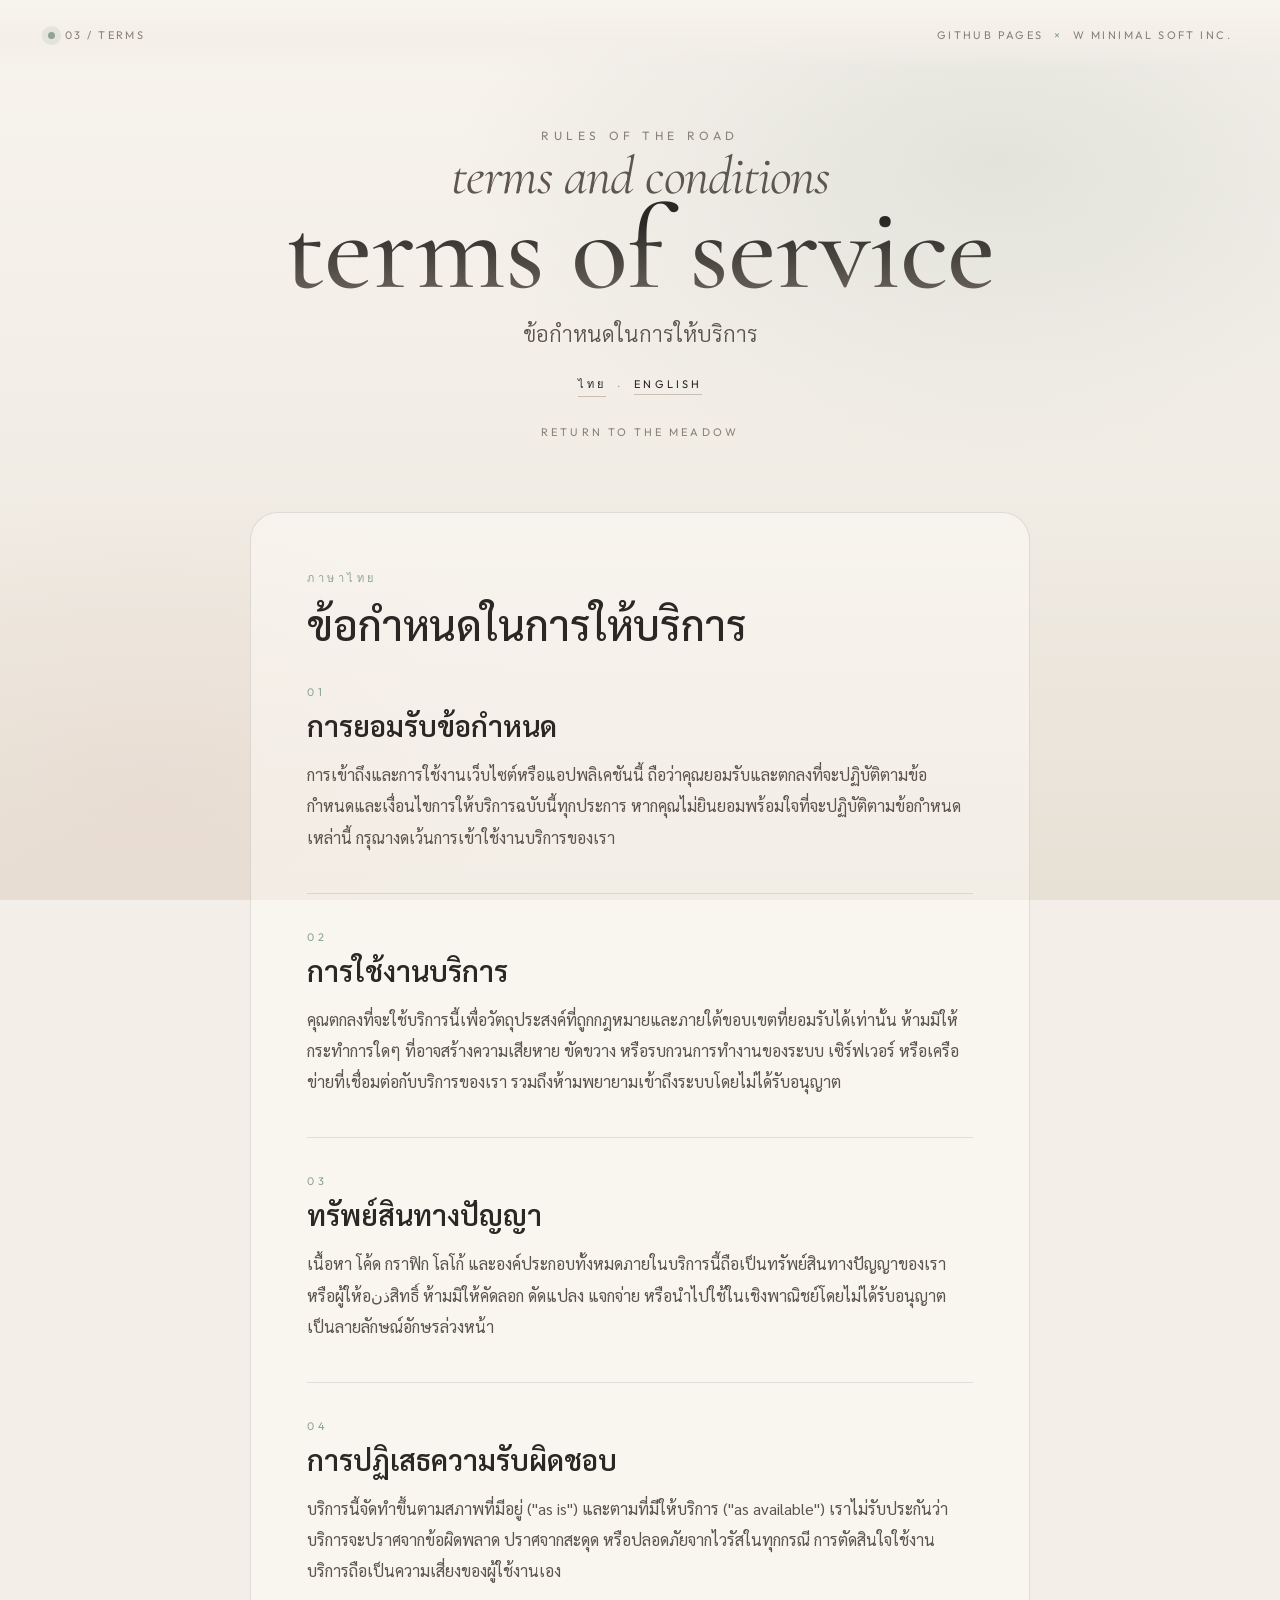
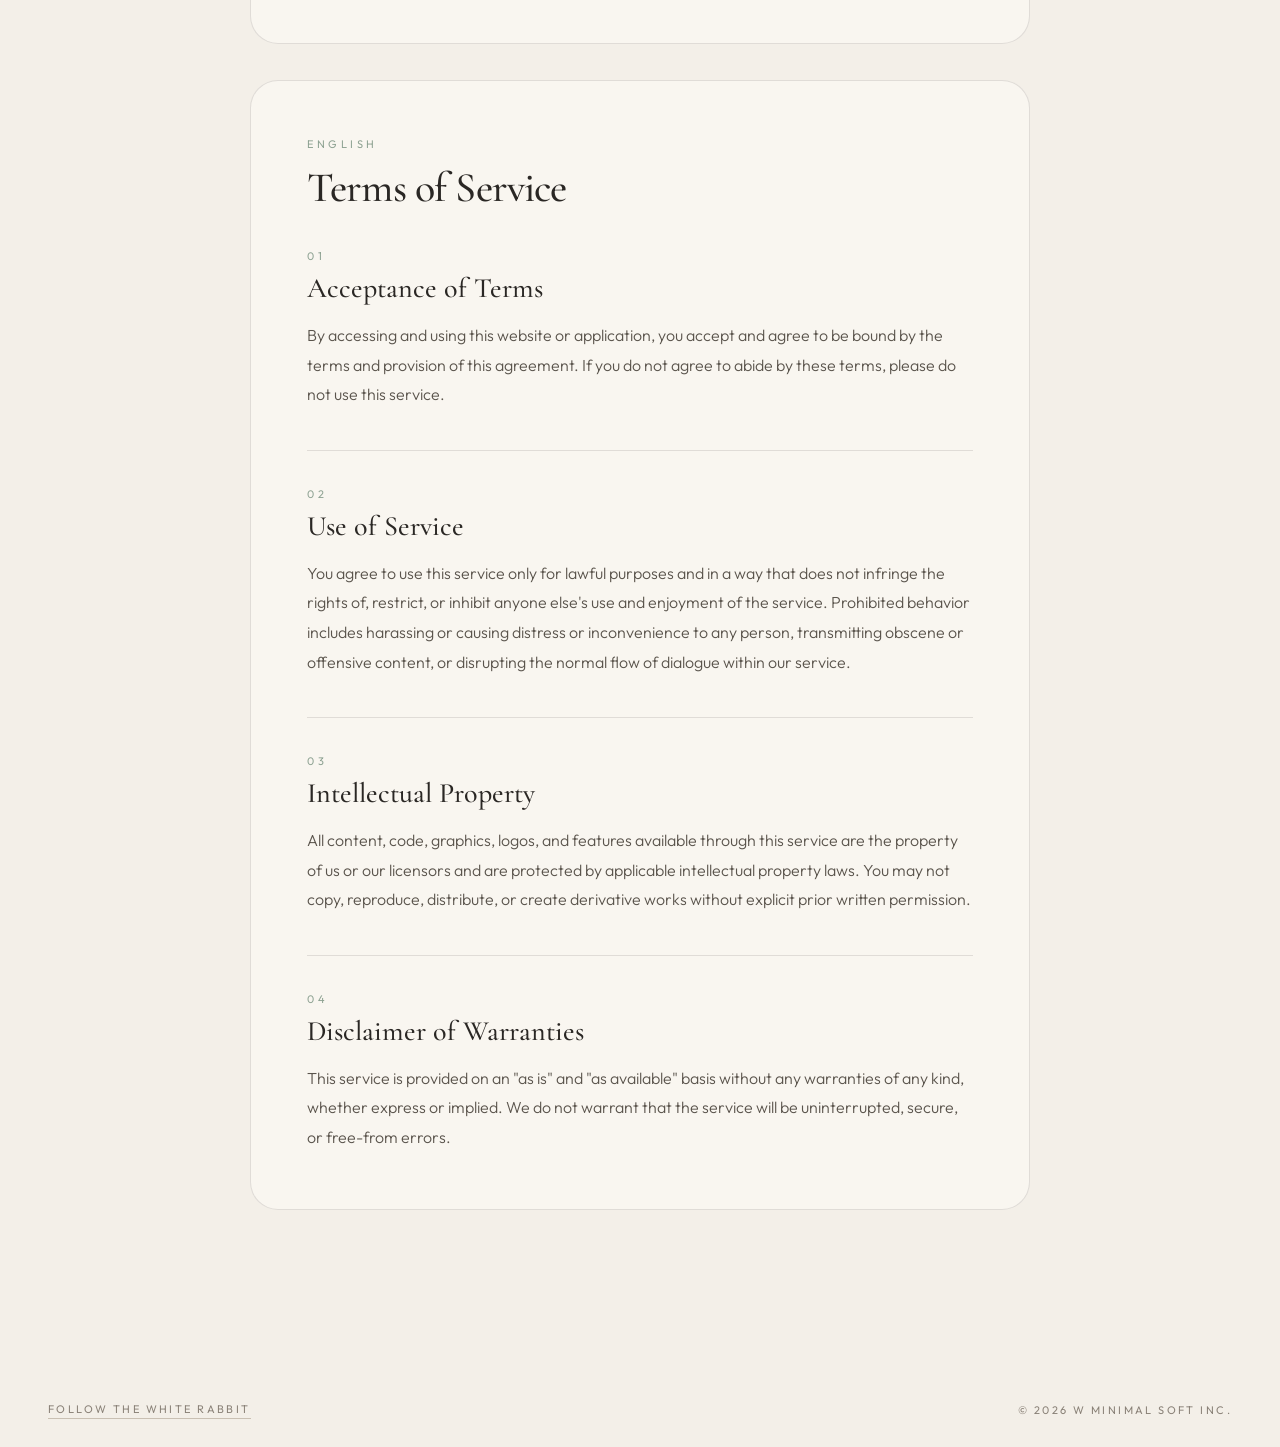
<file: termofuse.html>
<!DOCTYPE html>
<html lang="th">
<head>
  <meta charset="UTF-8" />
  <meta name="viewport" content="width=device-width, initial-scale=1, viewport-fit=cover" />
  <meta name="theme-color" content="#f3efe8" />
  <meta name="description" content="ข้อกำหนดในการให้บริการ — Terms of Service by w minimal soft inc." />
  <title>ข้อกำหนดในการให้บริการ · Terms of Service</title>
  <link rel="icon" href="favicon.svg" type="image/svg+xml" />
  <link rel="preconnect" href="https://fonts.googleapis.com" />
  <link rel="preconnect" href="https://fonts.gstatic.com" crossorigin />
  <link href="https://fonts.googleapis.com/css2?family=Cormorant+Garamond:ital,wght@0,400;0,500;1,400;1,500&family=Outfit:wght@300;400;500&family=Sarabun:wght@300;400;500;600&display=swap" rel="stylesheet" />
  <link rel="stylesheet" href="styles.css?v=2" />
  <style>
    body.doc {
      overflow: auto !important;
      height: auto !important;
      cursor: auto !important;
    }
    body.doc .wash,
    body.doc .grain {
      z-index: -1 !important;
    }
    .policy {
      position: relative;
      z-index: 1;
      width: min(780px, calc(100% - 40px));
      margin: 0 auto;
      padding: 128px 0 120px;
      color: #2a2724;
    }
  </style>
</head>
<body class="doc">
  <div class="grain" aria-hidden="true"></div>
  <div class="wash" aria-hidden="true"></div>

  <header class="top">
    <p class="mark">
      <span class="dot"></span>
      <span>03 / terms</span>
    </p>
    <p class="credit">GitHub Pages <em>×</em> w minimal soft inc.</p>
  </header>

  <main class="policy">
    <header class="policy-hero">
      <p class="kicker">rules of the road</p>
      <h1>
        <span class="line quiet">terms and conditions</span>
        <span class="line loud">terms of service</span>
      </h1>
      <p class="policy-lead">ข้อกำหนดในการให้บริการ</p>
      <nav class="lang-nav" aria-label="Language">
        <a href="#th">ไทย</a>
        <span aria-hidden="true">·</span>
        <a href="#en">English</a>
      </nav>
      <a class="back-meadow" href="./">return to the meadow</a>
    </header>

    <article id="th" class="policy-block" lang="th">
      <p class="policy-lang">ภาษาไทย</p>
      <h2>ข้อกำหนดในการให้บริการ</h2>

      <section>
        <p class="num">01</p>
        <h3>การยอมรับข้อกำหนด</h3>
        <p>การเข้าถึงและการใช้งานเว็บไซต์หรือแอปพลิเคชันนี้ ถือว่าคุณยอมรับและตกลงที่จะปฏิบัติตามข้อกำหนดและเงื่อนไขการให้บริการฉบับนี้ทุกประการ หากคุณไม่ยินยอมพร้อมใจที่จะปฏิบัติตามข้อกำหนดเหล่านี้ กรุณางดเว้นการเข้าใช้งานบริการของเรา</p>
      </section>

      <section>
        <p class="num">02</p>
        <h3>การใช้งานบริการ</h3>
        <p>คุณตกลงที่จะใช้บริการนี้เพื่อวัตถุประสงค์ที่ถูกกฎหมายและภายใต้ขอบเขตที่ยอมรับได้เท่านั้น ห้ามมิให้กระทำการใดๆ ที่อาจสร้างความเสียหาย ขัดขวาง หรือรบกวนการทำงานของระบบ เซิร์ฟเวอร์ หรือเครือข่ายที่เชื่อมต่อกับบริการของเรา รวมถึงห้ามพยายามเข้าถึงระบบโดยไม่ได้รับอนุญาต</p>
      </section>

      <section>
        <p class="num">03</p>
        <h3>ทรัพย์สินทางปัญญา</h3>
        <p>เนื้อหา โค้ด กราฟิก โลโก้ และองค์ประกอบทั้งหมดภายในบริการนี้ถือเป็นทรัพย์สินทางปัญญาของเราหรือผู้ให้อذنสิทธิ์ ห้ามมิให้คัดลอก ดัดแปลง แจกจ่าย หรือนำไปใช้ในเชิงพาณิชย์โดยไม่ได้รับอนุญาตเป็นลายลักษณ์อักษรล่วงหน้า</p>
      </section>

      <section>
        <p class="num">04</p>
        <h3>การปฏิเสธความรับผิดชอบ</h3>
        <p>บริการนี้จัดทำขึ้นตามสภาพที่มีอยู่ ("as is") และตามที่มีให้บริการ ("as available") เราไม่รับประกันว่าบริการจะปราศจากข้อผิดพลาด ปราศจากสะดุด หรือปลอดภัยจากไวรัสในทุกกรณี การตัดสินใจใช้งานบริการถือเป็นความเสี่ยงของผู้ใช้งานเอง</p>
      </section>
    </article>

    <article id="en" class="policy-block" lang="en">
      <p class="policy-lang">English</p>
      <h2>Terms of Service</h2>

      <section>
        <p class="num">01</p>
        <h3>Acceptance of Terms</h3>
        <p>By accessing and using this website or application, you accept and agree to be bound by the terms and provision of this agreement. If you do not agree to abide by these terms, please do not use this service.</p>
      </section>

      <section>
        <p class="num">02</p>
        <h3>Use of Service</h3>
        <p>You agree to use this service only for lawful purposes and in a way that does not infringe the rights of, restrict, or inhibit anyone else's use and enjoyment of the service. Prohibited behavior includes harassing or causing distress or inconvenience to any person, transmitting obscene or offensive content, or disrupting the normal flow of dialogue within our service.</p>
      </section>

      <section>
        <p class="num">03</p>
        <h3>Intellectual Property</h3>
        <p>All content, code, graphics, logos, and features available through this service are the property of us or our licensors and are protected by applicable intellectual property laws. You may not copy, reproduce, distribute, or create derivative works without explicit prior written permission.</p>
      </section>

      <section>
        <p class="num">04</p>
        <h3>Disclaimer of Warranties</h3>
        <p>This service is provided on an "as is" and "as available" basis without any warranties of any kind, whether express or implied. We do not warrant that the service will be uninterrupted, secure, or free-from errors.</p>
      </section>
    </article>
  </main>

  <footer class="floor policy-floor">
    <a href="./">follow the white rabbit</a>
    <span class="copy">© 2026 w minimal soft inc.</span>
  </footer>
</body>
</html>
</file>
<file: styles.css>
:root {
  --paper: #f3efe8;
  --mist: #e7e0d5;
  --ink: #2a2724;
  --mute: #8a8278;
  --sage: #8fa393;
  --blush: #e8c9c0;
  --rabbit: #fffdf8;
  --line: rgba(42, 39, 36, 0.12);
  --ease: cubic-bezier(0.22, 1, 0.36, 1);
}

*,
*::before,
*::after {
  box-sizing: border-box;
  margin: 0;
  padding: 0;
}

html,
body {
  min-height: 100%;
}

body {
  font-family: "Outfit", system-ui, sans-serif;
  color: var(--ink);
  background: var(--paper);
  overflow: hidden;
  cursor: none;
}

body.inside {
  cursor: auto;
}

body.inside .cursor-glow {
  opacity: 0;
}

.grain,
.wash,
#motes,
.cursor-glow,
.iris {
  pointer-events: none;
}

.grain {
  position: fixed;
  inset: 0;
  z-index: 8;
  opacity: 0.22;
  mix-blend-mode: multiply;
  background-image: url("data:image/svg+xml,%3Csvg xmlns='http://www.w3.org/2000/svg' width='180' height='180'%3E%3Cfilter id='n'%3E%3CfeTurbulence type='fractalNoise' baseFrequency='.85' numOctaves='4' stitchTiles='stitch'/%3E%3C/filter%3E%3Crect width='180' height='180' filter='url(%23n)' opacity='.55'/%3E%3C/svg%3E");
}

.wash {
  position: fixed;
  inset: 0;
  z-index: 0;
  background:
    radial-gradient(900px 520px at 78% 18%, rgba(143, 163, 147, 0.18), transparent 60%),
    radial-gradient(700px 480px at 12% 88%, rgba(232, 201, 192, 0.22), transparent 62%),
    linear-gradient(180deg, #f7f3ed 0%, var(--paper) 42%, var(--mist) 100%);
}

#motes {
  position: fixed;
  inset: 0;
  z-index: 1;
}

.cursor-glow {
  position: fixed;
  width: 180px;
  height: 180px;
  margin: -90px 0 0 -90px;
  border-radius: 50%;
  background: radial-gradient(circle, rgba(255, 253, 248, 0.55), rgba(143, 163, 147, 0.08) 42%, transparent 70%);
  z-index: 2;
  transform: translate(-100px, -100px);
  transition: opacity 0.4s ease;
}

.top,
.floor {
  position: fixed;
  left: 0;
  right: 0;
  z-index: 6;
  display: flex;
  justify-content: space-between;
  align-items: center;
  gap: 16px;
  padding: 28px clamp(20px, 4vw, 48px);
  font-size: 11px;
  letter-spacing: 0.22em;
  text-transform: uppercase;
  color: var(--mute);
}

.top {
  top: 0;
}

.floor {
  bottom: 0;
}

.floor .in {
  display: none;
}

body.inside .floor .out {
  display: none;
}

body.inside .floor .in {
  display: inline;
}

.mark {
  display: flex;
  align-items: center;
  gap: 10px;
}

.dot {
  width: 7px;
  height: 7px;
  border-radius: 50%;
  background: var(--sage);
  box-shadow: 0 0 0 6px rgba(143, 163, 147, 0.16);
  animation: pulse 3.6s var(--ease) infinite;
}

.credit em {
  font-style: normal;
  color: var(--sage);
  padding: 0 6px;
}

.stage {
  position: relative;
  z-index: 4;
  min-height: 100dvh;
  display: grid;
  place-items: center;
  padding: 108px 24px 92px;
}

[hidden] {
  display: none !important;
}

.surface,
.hole {
  width: min(920px, 100%);
  text-align: center;
}

.kicker {
  font-size: 12px;
  letter-spacing: 0.38em;
  text-transform: uppercase;
  color: var(--mute);
}

.surface .kicker {
  margin-top: 22px;
}

.hole .kicker {
  margin-bottom: 20px;
}

h1 {
  font-family: "Cormorant Garamond", Georgia, serif;
  font-weight: 500;
  line-height: 0.86;
  letter-spacing: -0.03em;
}

h1 .line {
  display: block;
}

h1 .quiet {
  font-size: clamp(28px, 5vw, 54px);
  font-style: italic;
  font-weight: 400;
  color: #5d574f;
}

h1 .loud {
  font-size: clamp(52px, 11vw, 118px);
  font-weight: 500;
  background: linear-gradient(180deg, #2a2724 20%, #6d675e 100%);
  -webkit-background-clip: text;
  background-clip: text;
  color: transparent;
}

.hint {
  margin-top: 18px;
  font-size: 12px;
  letter-spacing: 0.28em;
  text-transform: uppercase;
  color: var(--mute);
}

.hint span {
  color: var(--sage);
  padding: 0 8px;
}

.rabbit-btn {
  position: relative;
  margin: 28px auto 0;
  display: grid;
  place-items: center;
  gap: 8px;
  background: none;
  border: 0;
  cursor: none;
  color: inherit;
  animation: bob 4.8s var(--ease) infinite;
}

.rabbit {
  width: min(168px, 46vw);
  height: auto;
  filter: drop-shadow(0 18px 24px rgba(80, 70, 58, 0.12));
  transition: transform 0.6s var(--ease);
}

.rabbit-btn:hover .rabbit,
.rabbit-btn:focus-visible .rabbit {
  transform: translateY(-6px) scale(1.03);
}

.rabbit-btn:focus-visible {
  outline: none;
}

.ear-front {
  transform-origin: 110px 90px;
  animation: twitch 5.4s ease-in-out infinite;
}

.eye {
  transform-origin: 148px 118px;
  animation: blink 6.2s ease-in-out infinite;
}

.enter {
  font-size: 10px;
  letter-spacing: 0.42em;
  text-transform: uppercase;
  color: var(--sage);
}

.paw-trail {
  position: absolute;
  inset: auto auto 18px 8%;
  display: flex;
  gap: 10px;
  opacity: 0.45;
}

.paw-trail i {
  width: 5px;
  height: 5px;
  border-radius: 50%;
  background: #cfc4b4;
  animation: fade 2.8s ease-in-out infinite;
}

.paw-trail i:nth-child(2) { animation-delay: 0.2s; }
.paw-trail i:nth-child(3) { animation-delay: 0.4s; }
.paw-trail i:nth-child(4) { animation-delay: 0.6s; }
.paw-trail i:nth-child(5) { animation-delay: 0.8s; }

.hole h2 {
  font-family: "Cormorant Garamond", Georgia, serif;
  font-size: clamp(48px, 10vw, 108px);
  font-weight: 500;
  letter-spacing: -0.03em;
  line-height: 0.9;
}

.letter {
  margin: 28px auto 0;
  max-width: 46ch;
  font-size: clamp(16px, 2vw, 20px);
  font-weight: 300;
  line-height: 1.7;
  color: #5a544c;
}

.watch {
  margin-top: 36px;
  font-family: "Cormorant Garamond", Georgia, serif;
  font-style: italic;
  font-size: 22px;
  color: var(--sage);
}

.back {
  margin-top: 40px;
  background: transparent;
  border: 1px solid var(--line);
  color: var(--ink);
  font: inherit;
  font-size: 11px;
  letter-spacing: 0.28em;
  text-transform: uppercase;
  padding: 14px 22px;
  border-radius: 999px;
  cursor: pointer;
  transition: background 0.3s ease, border-color 0.3s ease;
}

.back:hover,
.back:focus-visible {
  background: rgba(255, 253, 248, 0.7);
  border-color: #c9c0b3;
  outline: none;
}

.iris {
  position: fixed;
  inset: 0;
  z-index: 12;
  background: #1c1a18;
  clip-path: circle(0 at 50% 58%);
  opacity: 0;
  transition: clip-path 1.05s var(--ease), opacity 0.2s linear;
}

.iris.open {
  opacity: 1;
  clip-path: circle(150% at 50% 58%);
}

body.inside .wash {
  background:
    radial-gradient(800px 500px at 50% 20%, rgba(143, 163, 147, 0.14), transparent 55%),
    linear-gradient(180deg, #ece6dc, #ddd4c6);
}

@keyframes bob {
  0%, 100% { transform: translateY(0); }
  50% { transform: translateY(-10px); }
}

@keyframes twitch {
  0%, 86%, 100% { transform: rotate(0deg); }
  90% { transform: rotate(-7deg); }
  94% { transform: rotate(3deg); }
}

@keyframes blink {
  0%, 92%, 100% { transform: scaleY(1); }
  94% { transform: scaleY(0.08); }
}

@keyframes pulse {
  0%, 100% { box-shadow: 0 0 0 6px rgba(143, 163, 147, 0.16); }
  50% { box-shadow: 0 0 0 10px rgba(143, 163, 147, 0.05); }
}

@keyframes fade {
  0%, 100% { opacity: 0.15; transform: scale(0.7); }
  50% { opacity: 0.8; transform: scale(1); }
}

@media (max-width: 720px) {
  body { cursor: auto; }
  .cursor-glow { display: none; }
  .top, .floor { padding: 18px 18px; letter-spacing: 0.12em; }
  .credit, .copy { display: none; }
  .rabbit-btn { cursor: pointer; }
  .policy-hero .kicker {
    letter-spacing: 0.16em;
    font-size: 10px;
  }
  .policy-block {
    padding: 24px 20px;
    border-radius: 22px;
  }
}

@media (max-height: 760px) {
  h1 .quiet { font-size: clamp(22px, 4vw, 36px); }
  h1 .loud { font-size: clamp(44px, 9vw, 84px); }
  .rabbit { width: min(132px, 38vw); }
  .rabbit-btn { margin-top: 16px; }
  .kicker { margin-top: 14px; }
}

body.doc {
  overflow: auto !important;
  height: auto;
  min-height: 100%;
  cursor: auto;
}

body.doc .wash,
body.doc .grain {
  z-index: -1;
}

body.doc .top {
  background: linear-gradient(180deg, #f7f3ed 0%, rgba(243, 239, 232, 0.92) 55%, rgba(243, 239, 232, 0));
}

.policy {
  position: relative;
  z-index: 1;
  width: min(780px, calc(100% - 40px));
  margin: 0 auto;
  padding: 128px 0 120px;
}

.policy-hero {
  text-align: center;
  margin-bottom: 72px;
}

.policy-hero h1 {
  margin-top: 10px;
}

.policy-lead {
  margin-top: 18px;
  font-family: "Sarabun", "Outfit", sans-serif;
  font-weight: 300;
  font-size: clamp(18px, 2.4vw, 22px);
  color: #5a544c;
}

.lang-nav {
  display: flex;
  justify-content: center;
  align-items: center;
  gap: 12px;
  margin-top: 28px;
  font-size: 11px;
  letter-spacing: 0.28em;
  text-transform: uppercase;
}

.lang-nav a {
  color: var(--ink);
  text-decoration: none;
  border-bottom: 1px solid #c9c0b3;
  padding-bottom: 3px;
}

.lang-nav a:hover,
.lang-nav a:focus-visible {
  color: var(--sage);
  outline: none;
}

.lang-nav span {
  color: var(--sage);
}

.back-meadow {
  display: inline-block;
  margin-top: 28px;
  font-size: 11px;
  letter-spacing: 0.28em;
  text-transform: uppercase;
  color: var(--mute);
  text-decoration: none;
}

.back-meadow:hover,
.back-meadow:focus-visible {
  color: var(--ink);
  outline: none;
}

html {
  scroll-behavior: smooth;
}

.policy-block {
  scroll-margin-top: 108px;
  background: rgba(255, 253, 248, 0.48);
  border: 1px solid var(--line);
  border-radius: 28px;
  padding: clamp(28px, 5vw, 56px);
  margin-bottom: 36px;
}

.policy-lang {
  font-size: 11px;
  letter-spacing: 0.32em;
  text-transform: uppercase;
  color: var(--sage);
  margin-bottom: 12px;
}

.policy-block h2 {
  font-family: "Cormorant Garamond", "Sarabun", Georgia, serif;
  font-size: clamp(28px, 5vw, 42px);
  font-weight: 500;
  letter-spacing: -0.02em;
  line-height: 1.2;
  margin-bottom: 36px;
}

.policy-block[lang="th"] h2,
.policy-block[lang="th"] h3,
.policy-block[lang="th"] p:not(.num):not(.policy-lang) {
  font-family: "Sarabun", "Outfit", sans-serif;
}

.policy-block[lang="th"] h2 {
  font-weight: 500;
  letter-spacing: 0;
}

.policy-block section + section {
  margin-top: 40px;
  padding-top: 36px;
  border-top: 1px solid var(--line);
}

.policy-block .num {
  font-size: 11px;
  letter-spacing: 0.36em;
  color: var(--sage);
  margin-bottom: 8px;
}

.policy-block h3 {
  font-family: "Cormorant Garamond", Georgia, serif;
  font-size: clamp(22px, 3vw, 28px);
  font-weight: 500;
  margin-bottom: 16px;
}

.policy-block[lang="th"] h3 {
  font-weight: 600;
  letter-spacing: 0;
}

.policy-block p:not(.num):not(.policy-lang) {
  font-weight: 300;
  font-size: 16px;
  line-height: 1.85;
  color: #5a544c;
}

.policy-block[lang="th"] p:not(.num):not(.policy-lang) {
  font-weight: 400;
  line-height: 1.95;
}

.policy-block p + p:not(.num):not(.policy-lang) {
  margin-top: 16px;
}

.policy-floor {
  position: relative;
  margin-top: 8px;
}

.policy-floor a {
  color: inherit;
  text-decoration: none;
  border-bottom: 1px solid #c9c0b3;
  padding-bottom: 2px;
}

.floor a.policy-link {
  color: inherit;
  text-decoration: none;
  border-bottom: 1px solid transparent;
  letter-spacing: inherit;
  text-transform: inherit;
}

.floor a.policy-link:hover,
.floor a.policy-link:focus-visible {
  border-bottom-color: #c9c0b3;
  outline: none;
}

@media (prefers-reduced-motion: reduce) {
  *, *::before, *::after {
    animation: none !important;
    transition: none !important;
  }
}
</file>
